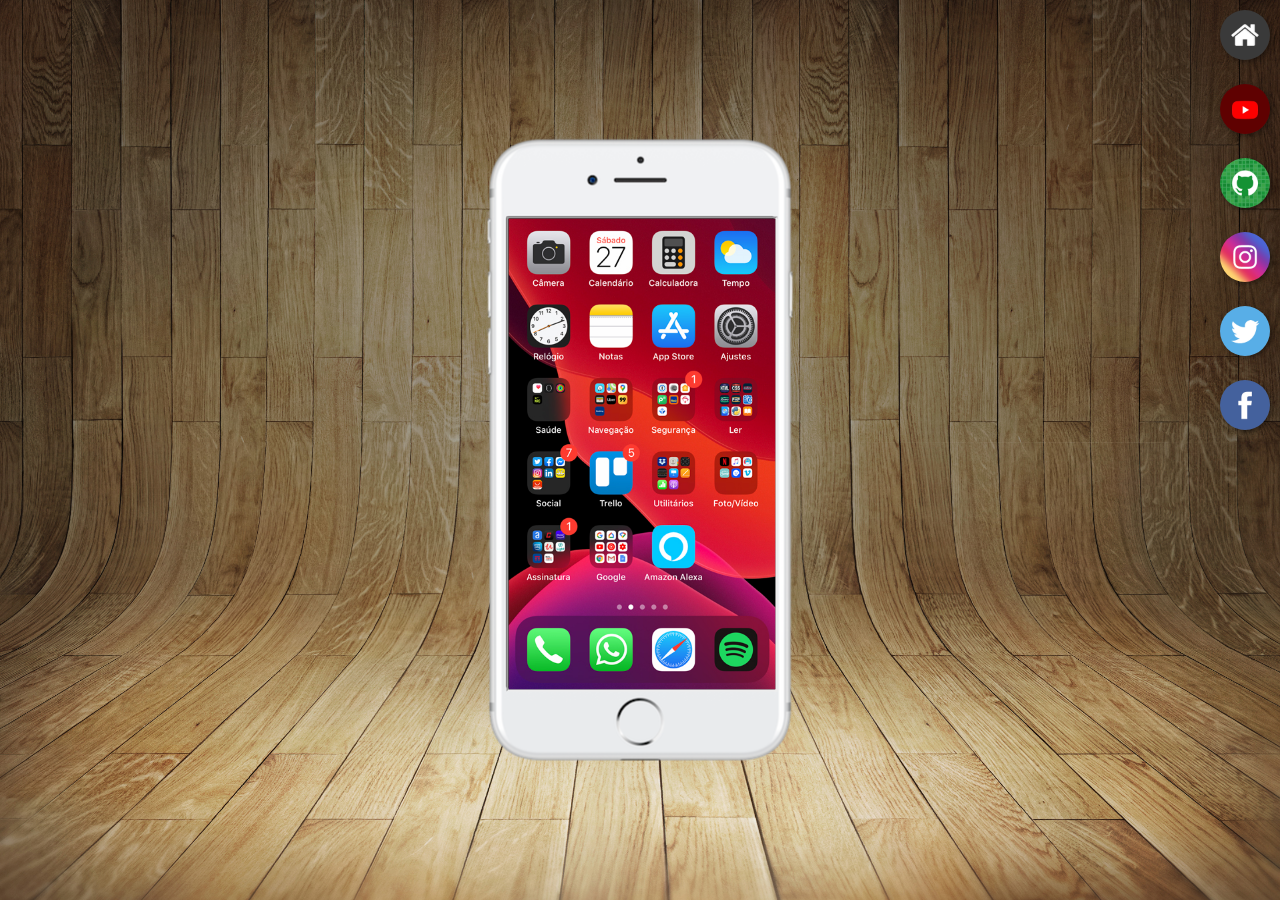
<file: index.html>
<!DOCTYPE html>
<html lang="en">
<head>
    <meta charset="UTF-8">
    <meta http-equiv="X-UA-Compatible" content="IE=edge">
    <meta name="viewport" content="width=device-width, initial-scale=1.0">
    <title>Projeto Redes Sociais</title>
    <link rel="shortcut icon" href="favicon.ico" type="image/x-icon">
    <link rel="stylesheet" href="style.css">
</head>
<body>
    <main>
        <section id="telefone">
            <iframe src="home.html" name="tela"></iframe>
        </section>
        <section id="redes-sociais">
            <a href="home.html" target="tela"><img src="imagens/logo-home.jpg" alt=""></a> <br>
            <a href="yt.html" target="tela"><img src="imagens/logo-youtube.jpg" alt=""></a> <br>
            <a href="gh.html" target="tela"><img src="imagens/logo-github.jpg" alt=""></a> <br>
            <a href="instagram.html" target="tela"><img src="imagens/logo-instagram.jpg" alt=""></a> <br>
            <a href="twitter.html" target="tela"><img src="imagens/logo-twitter.jpg" alt=""></a> <br>
            <a href="fb.html" target="tela"><img src="imagens/logo-facebook.jpg" alt=""></a>
            
        </section>
    </main>
</body>
</html>
</file>
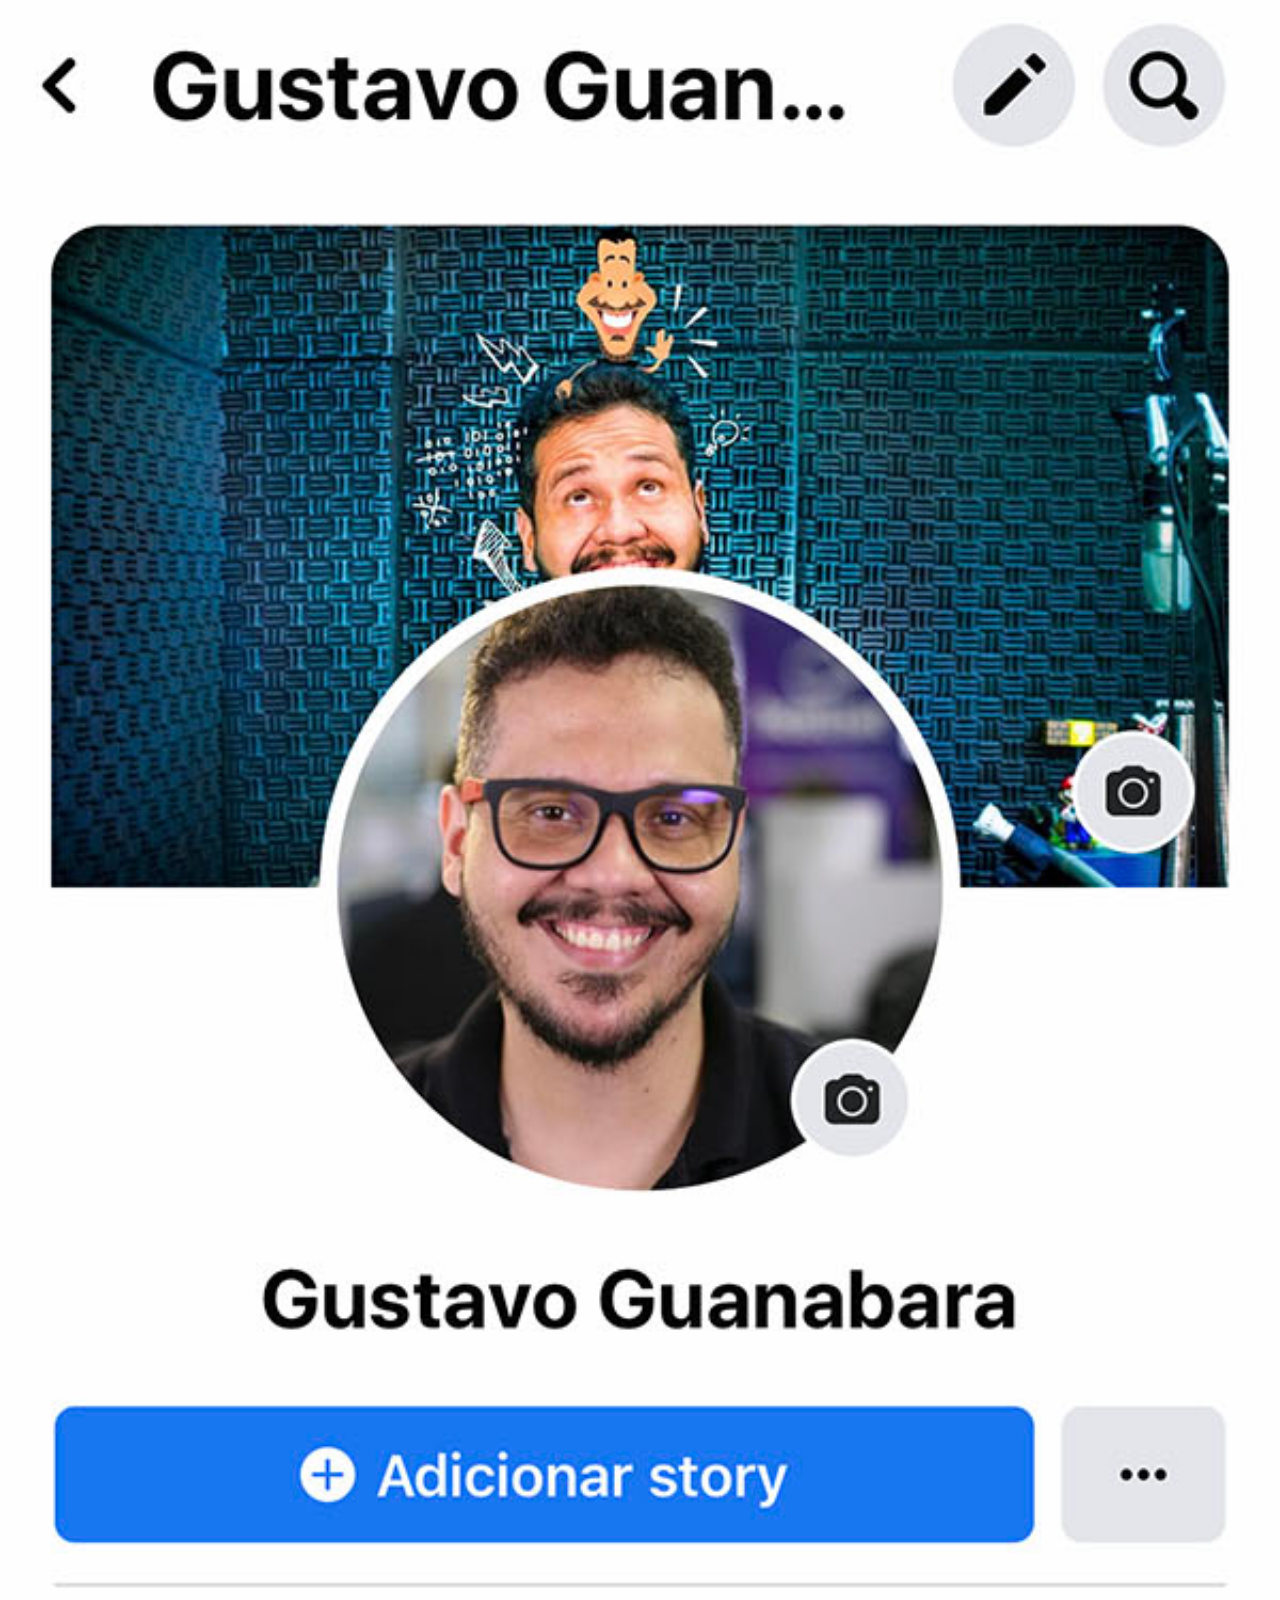
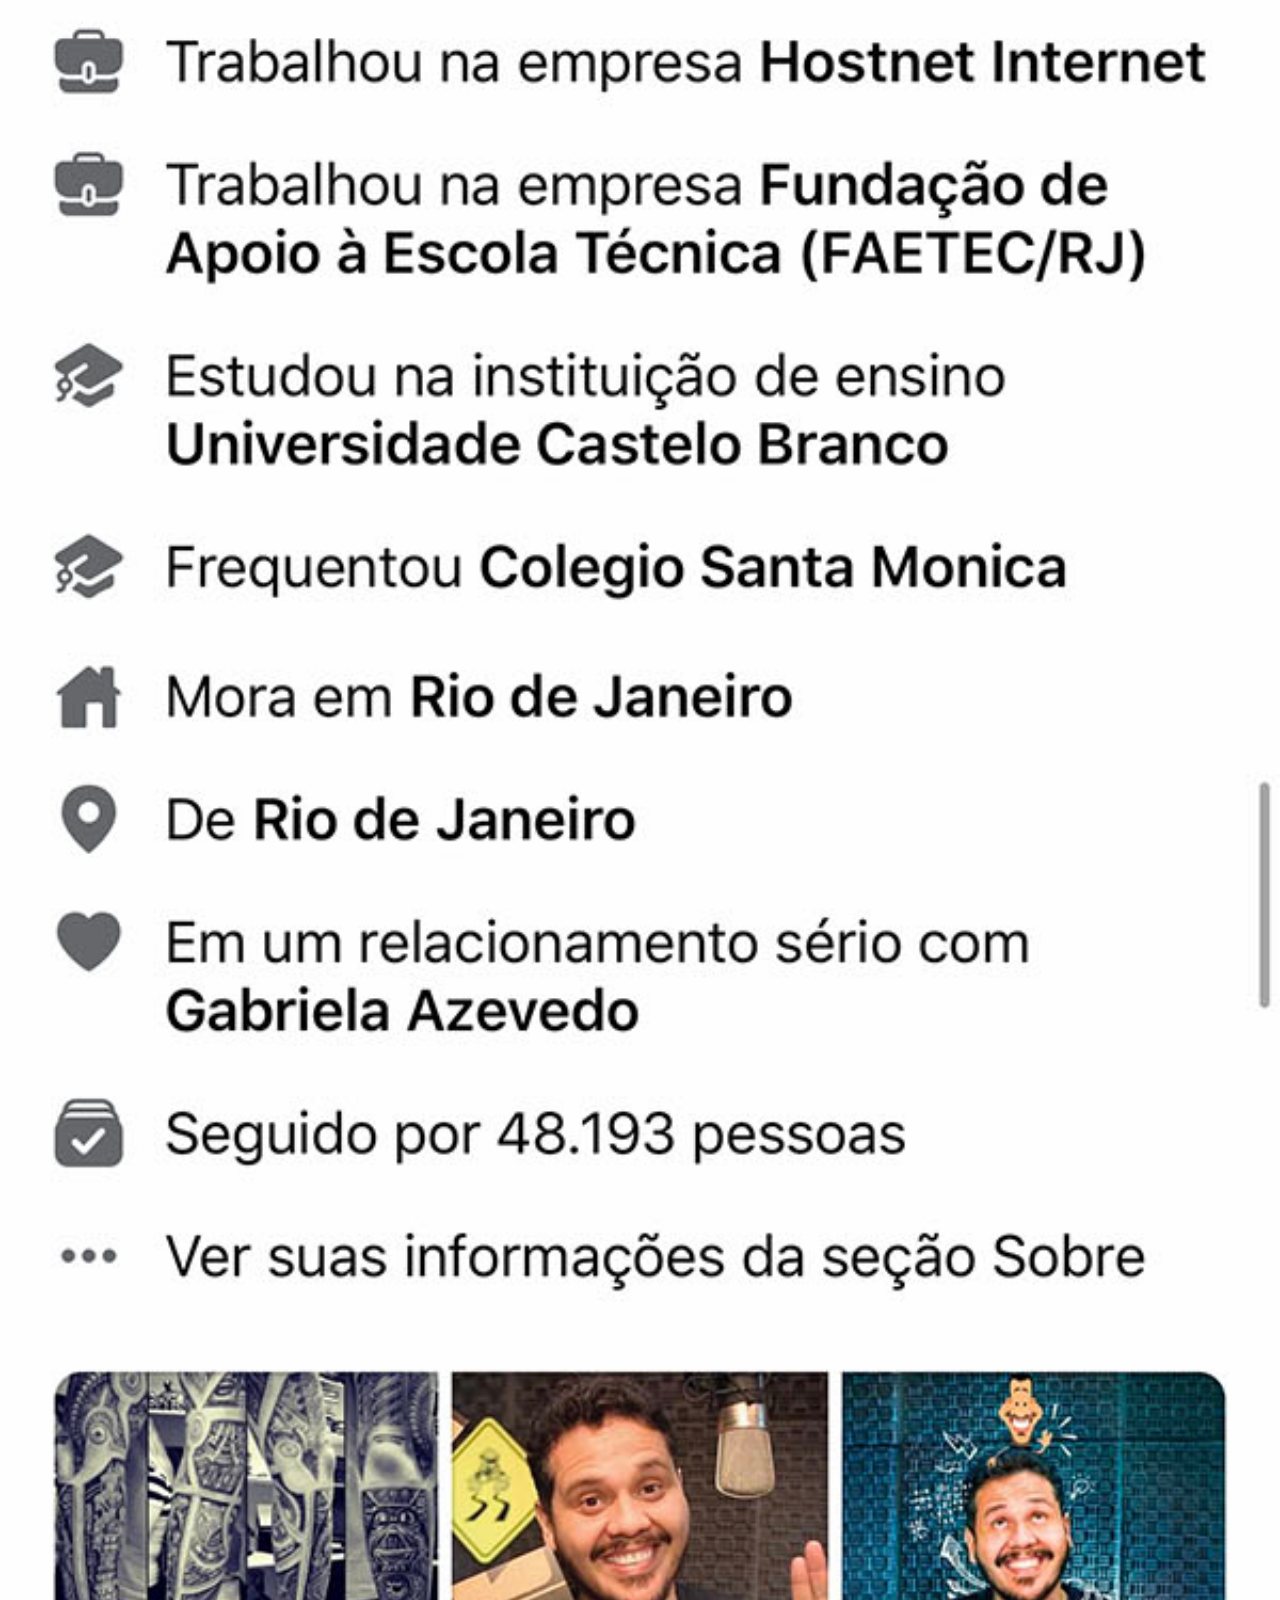
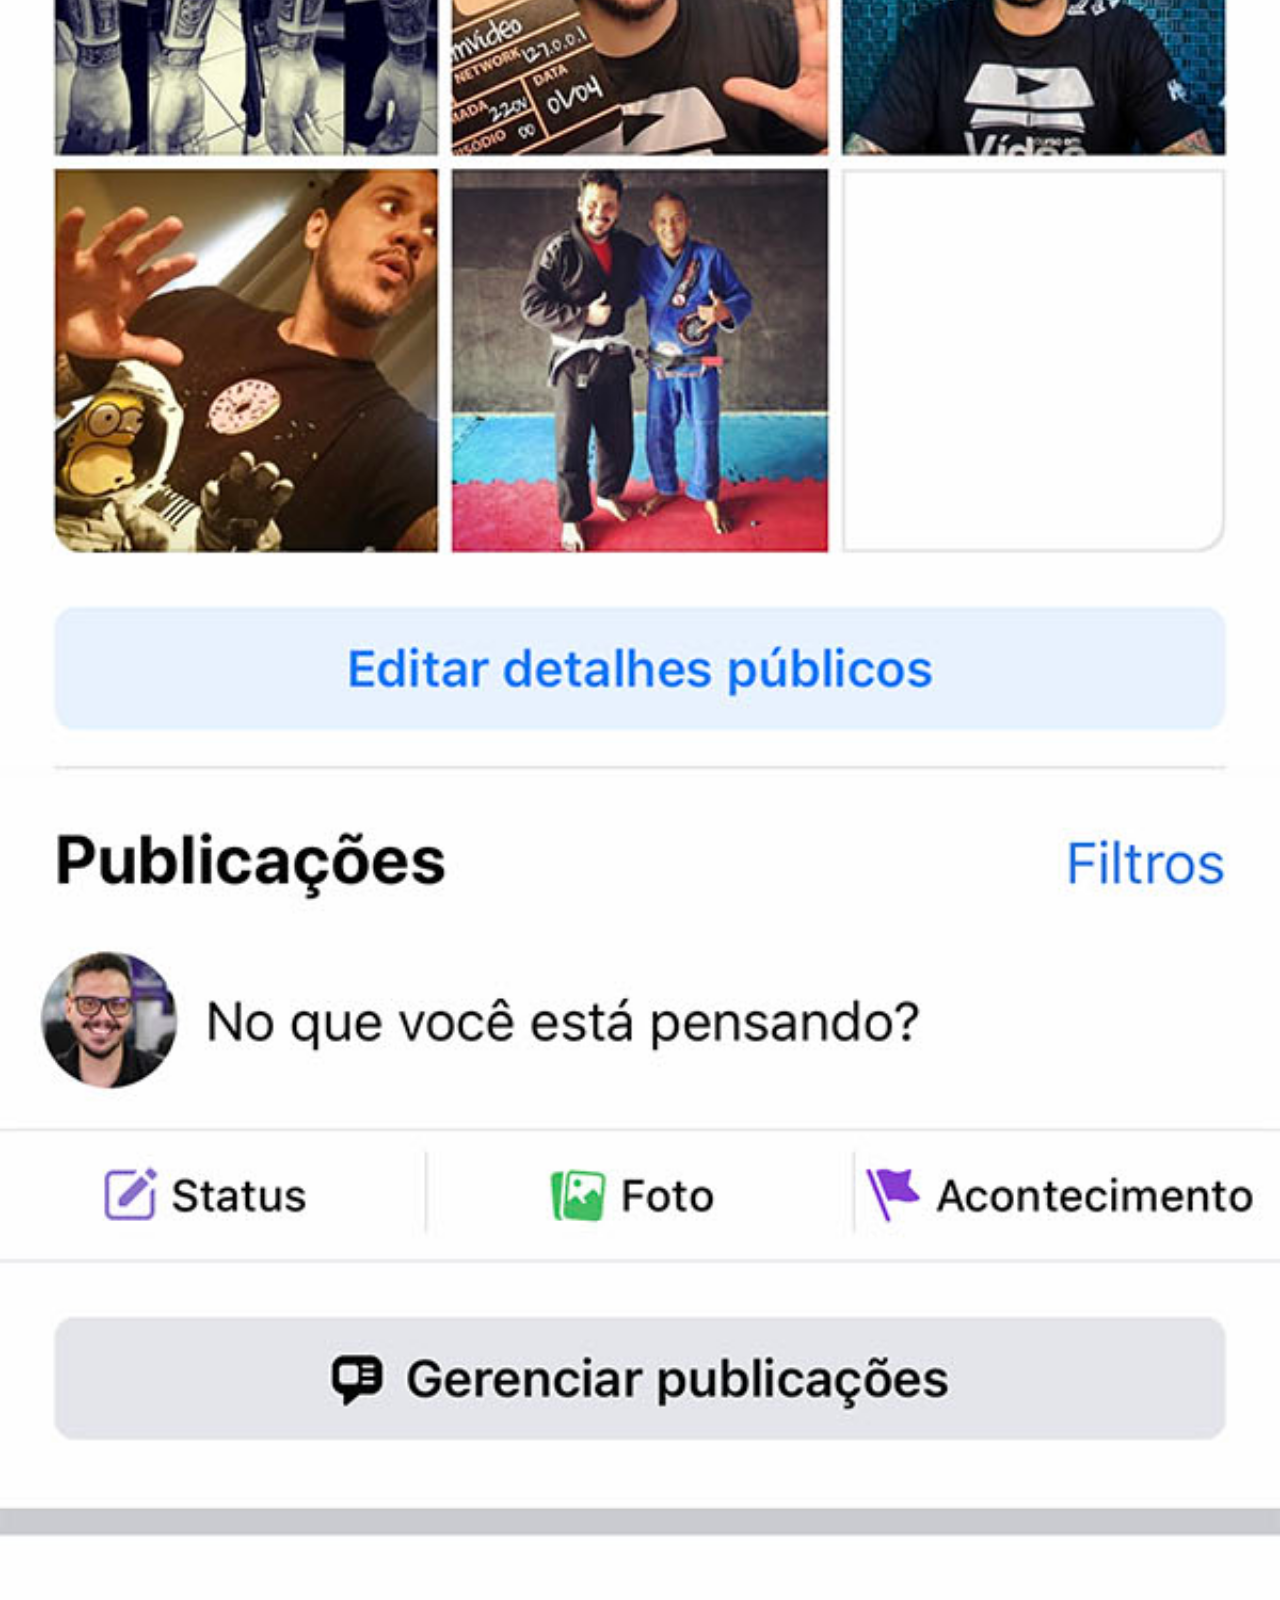
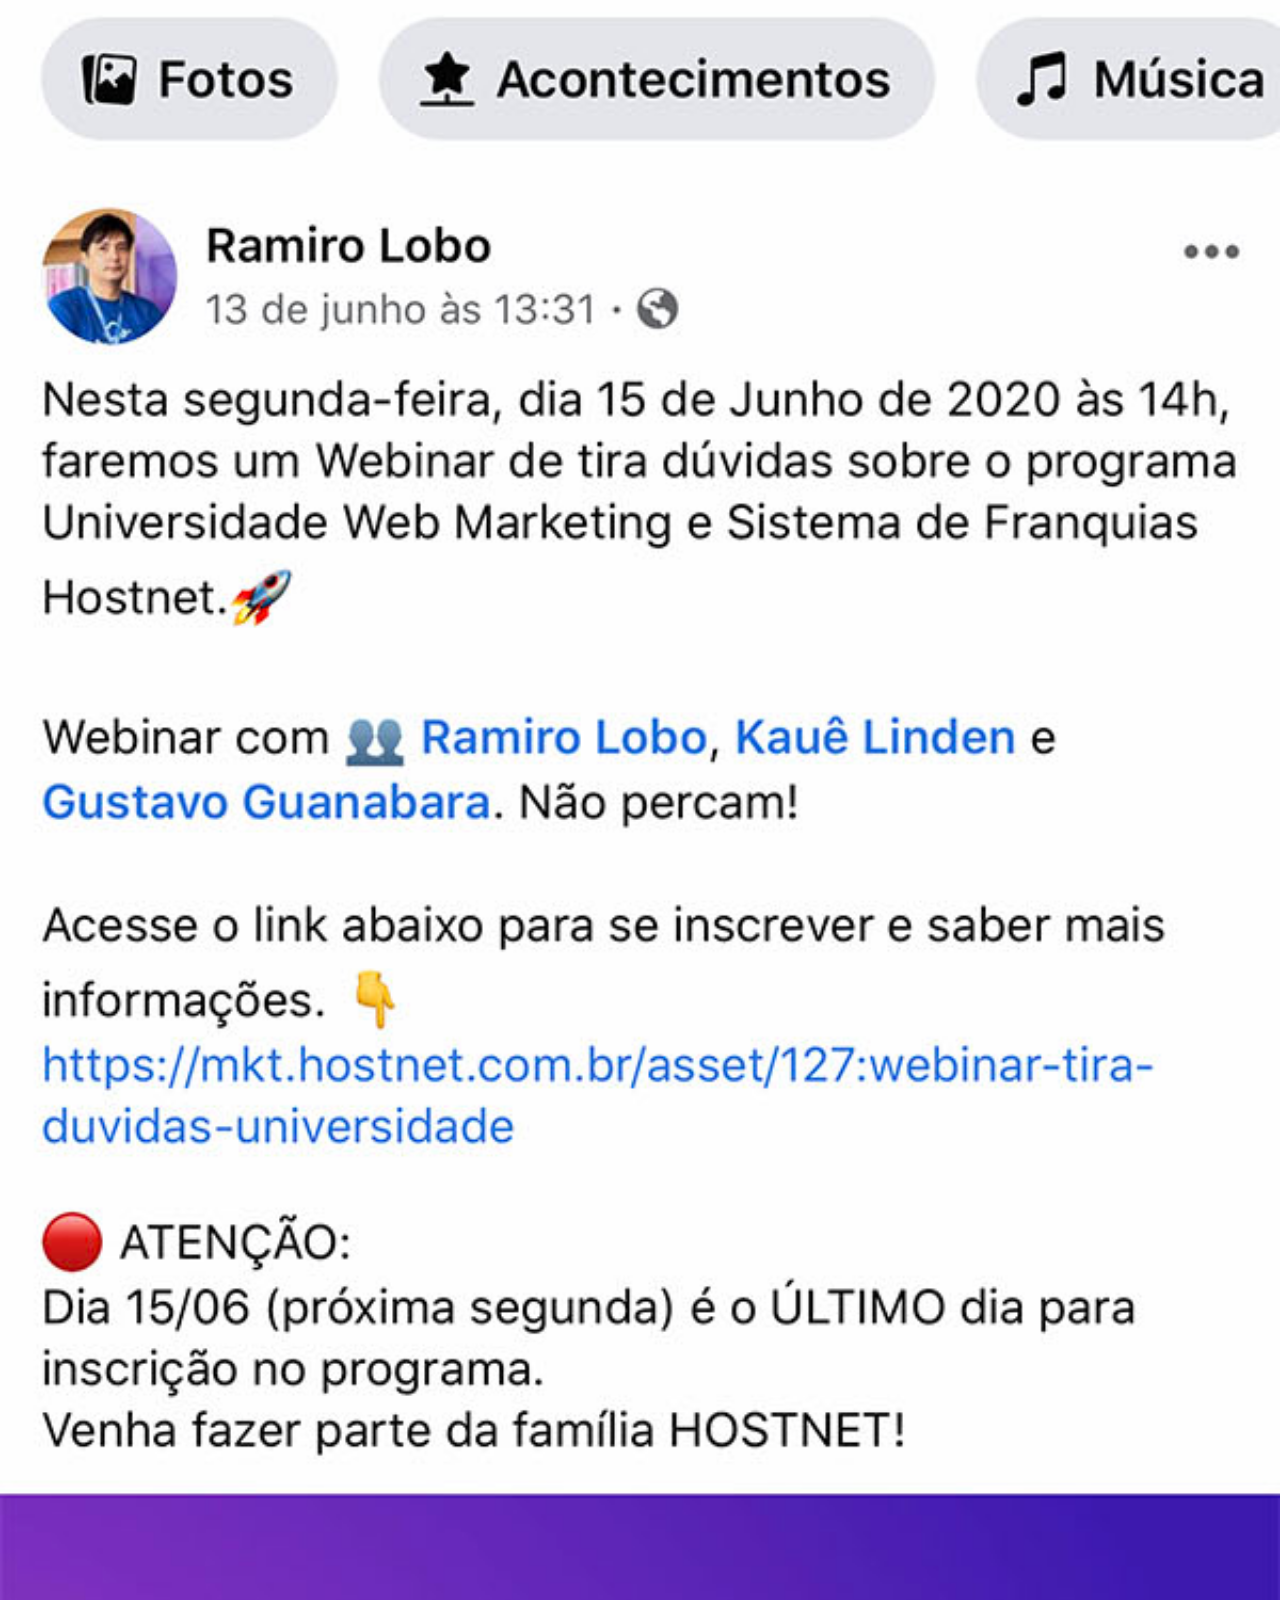
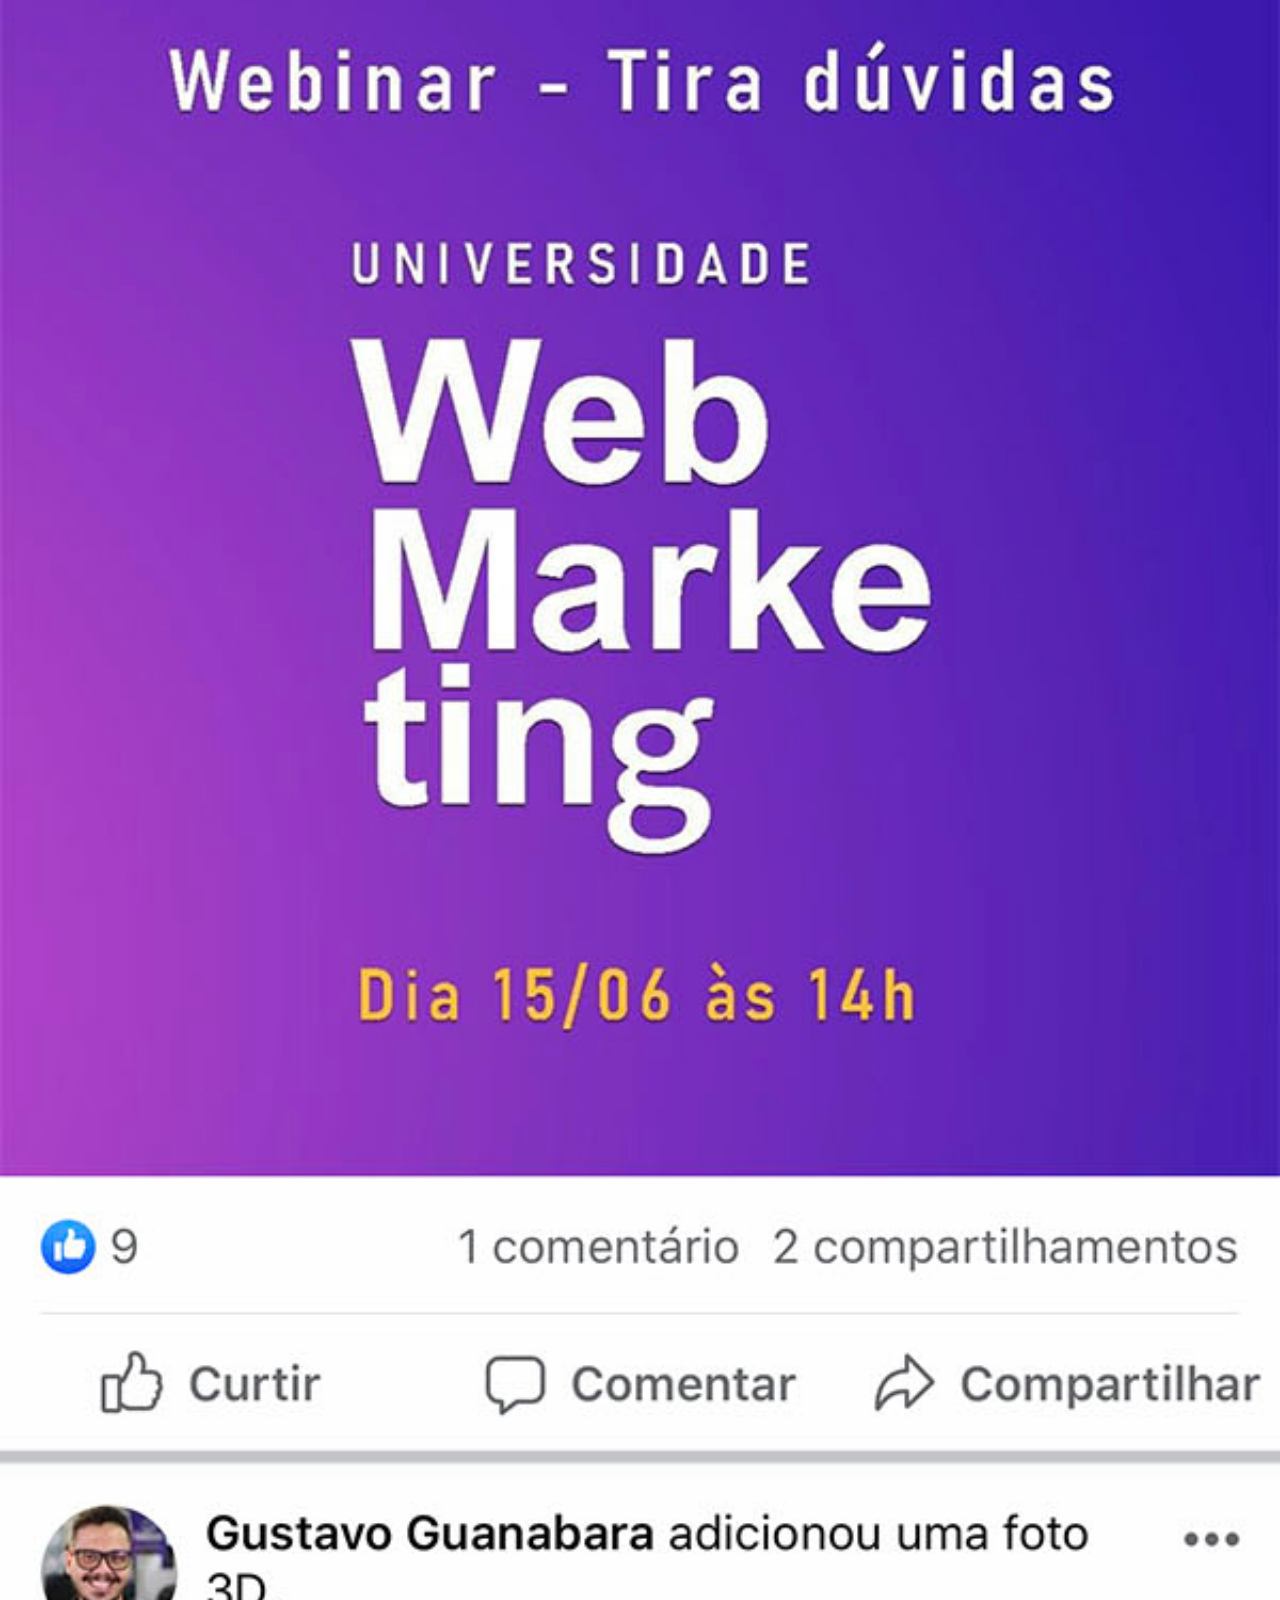
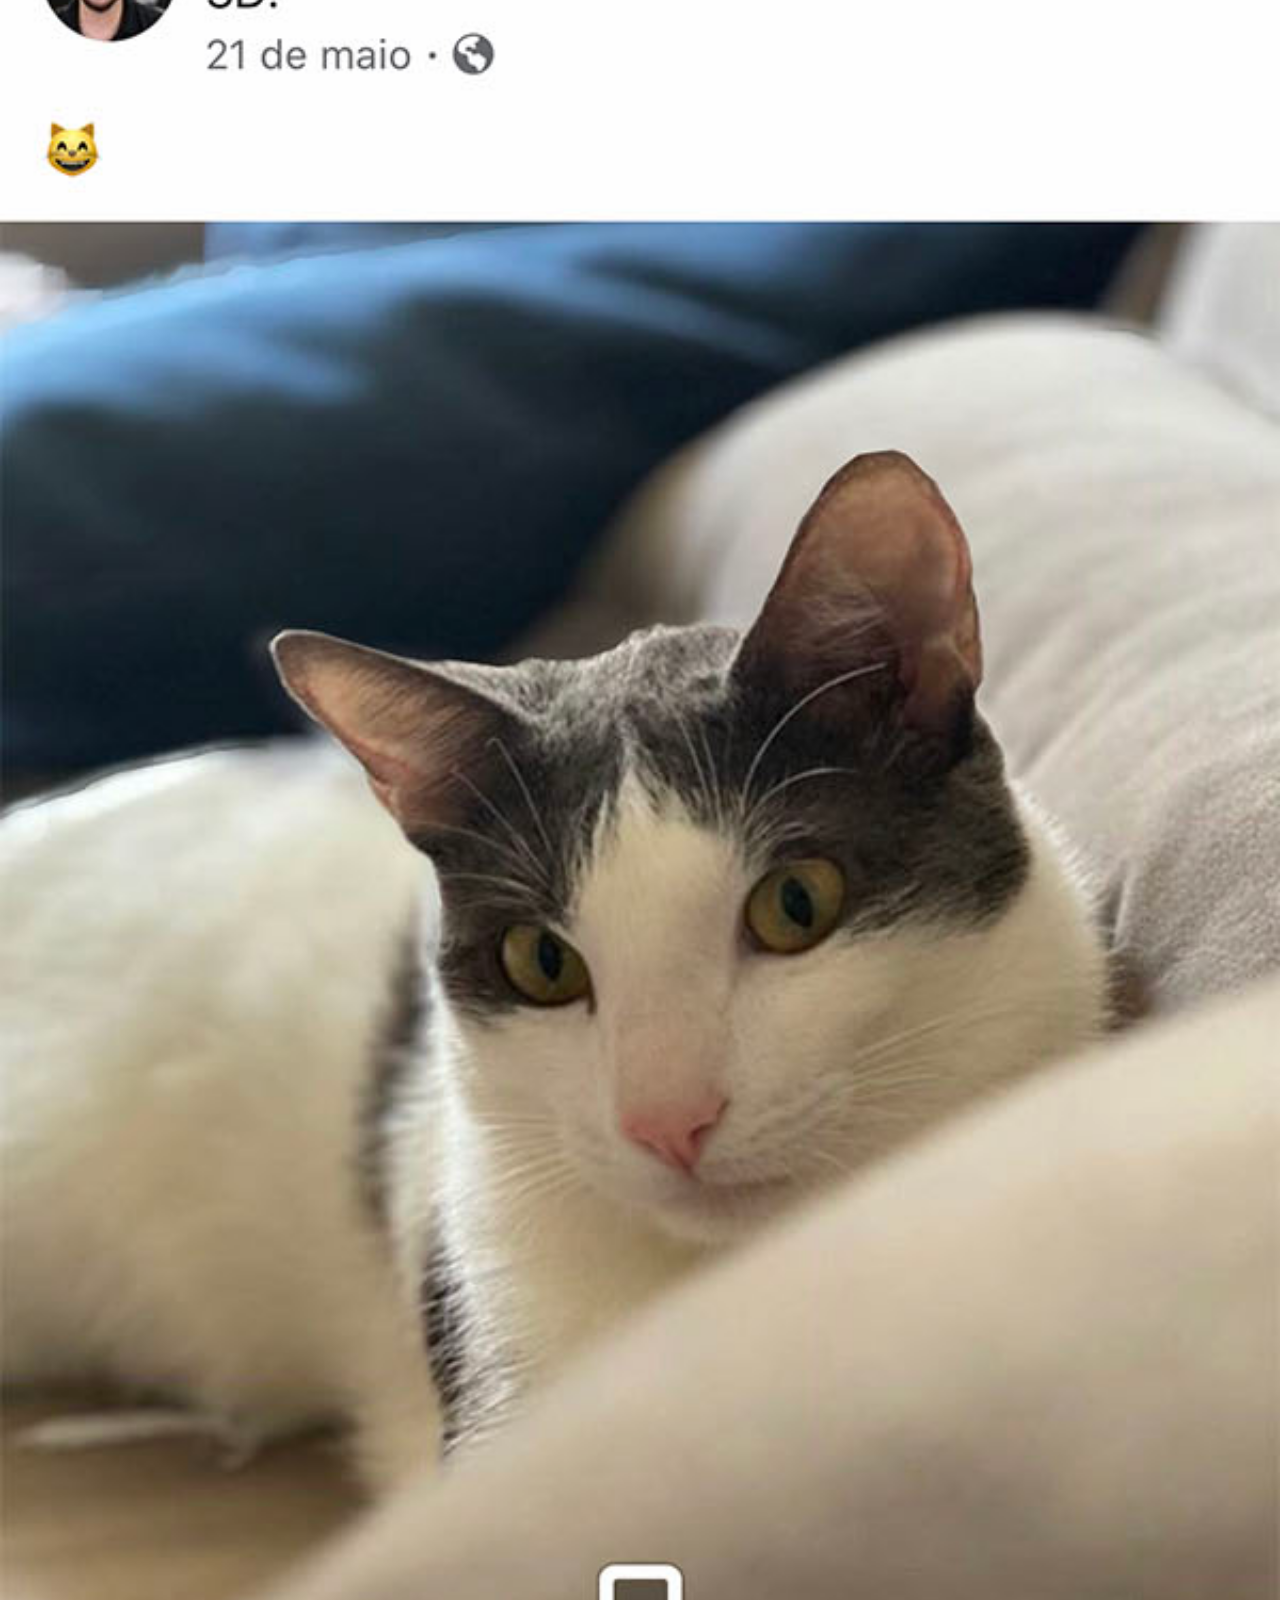
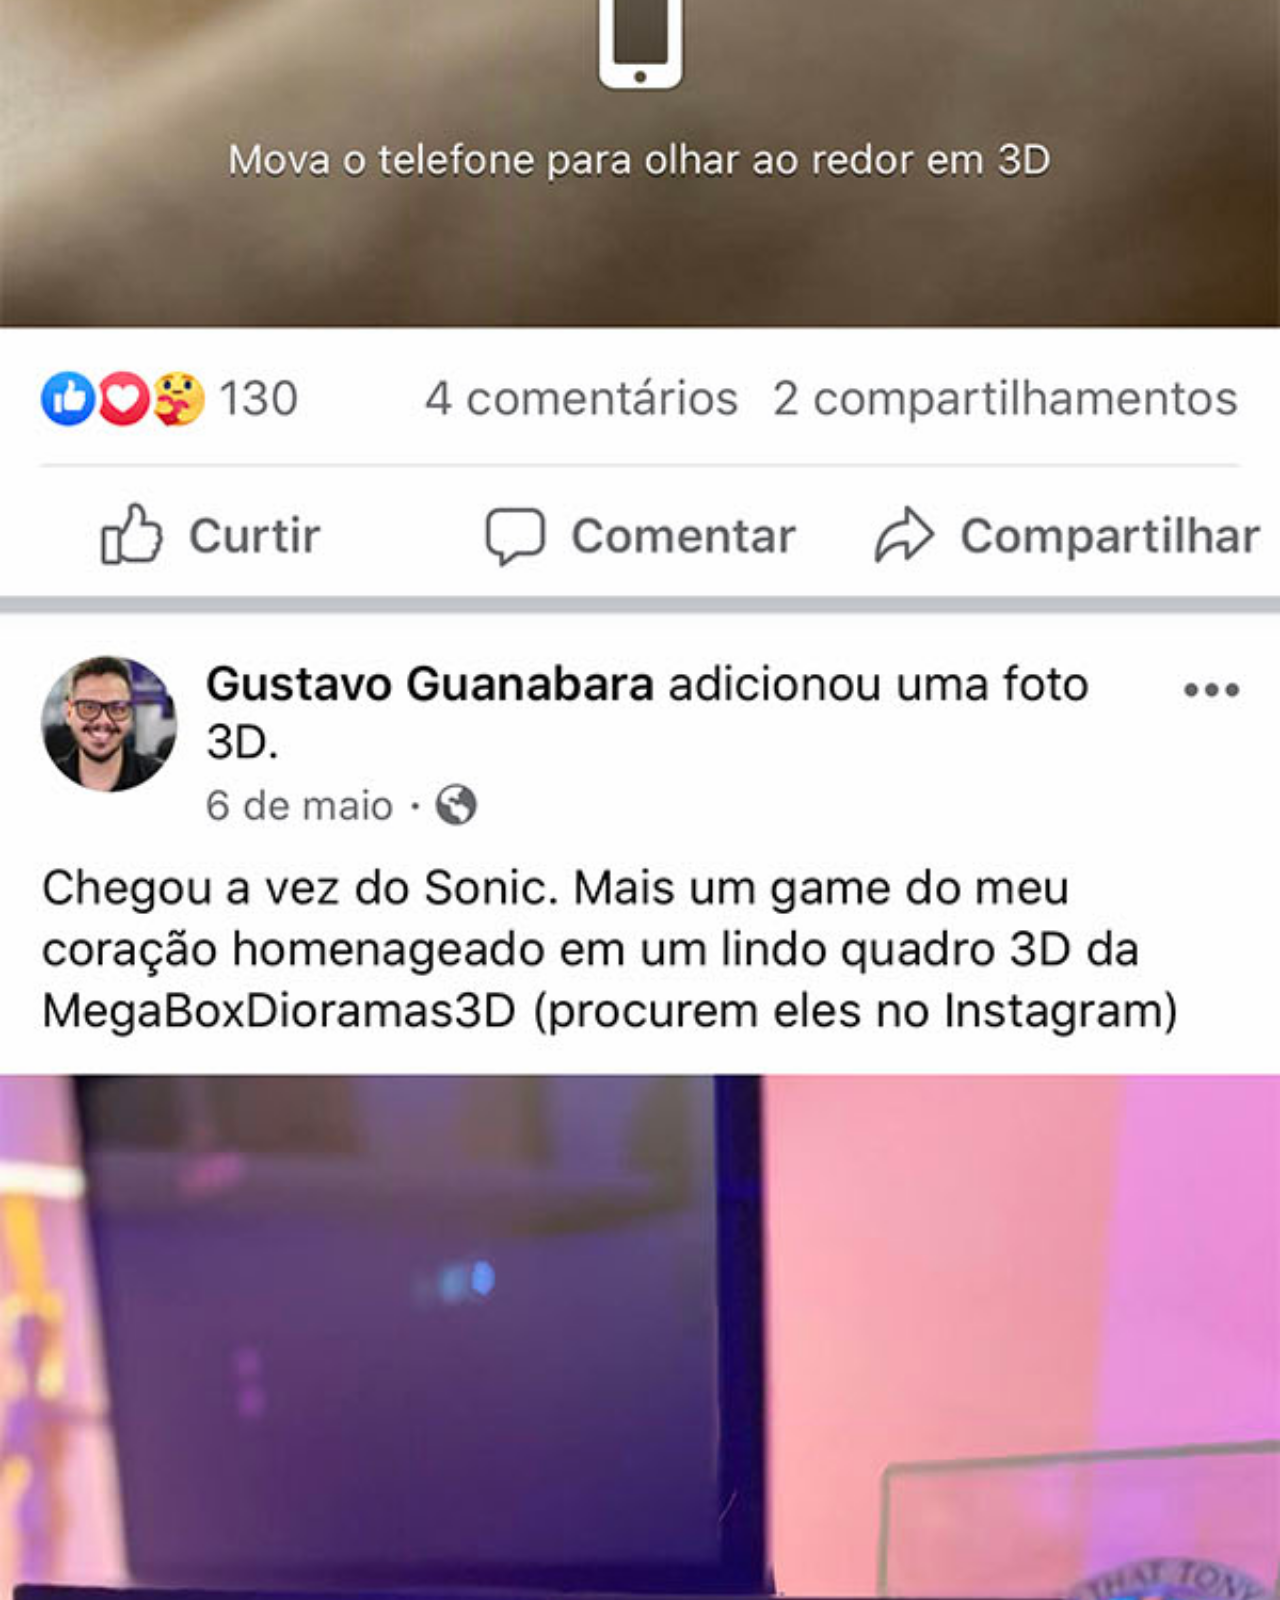
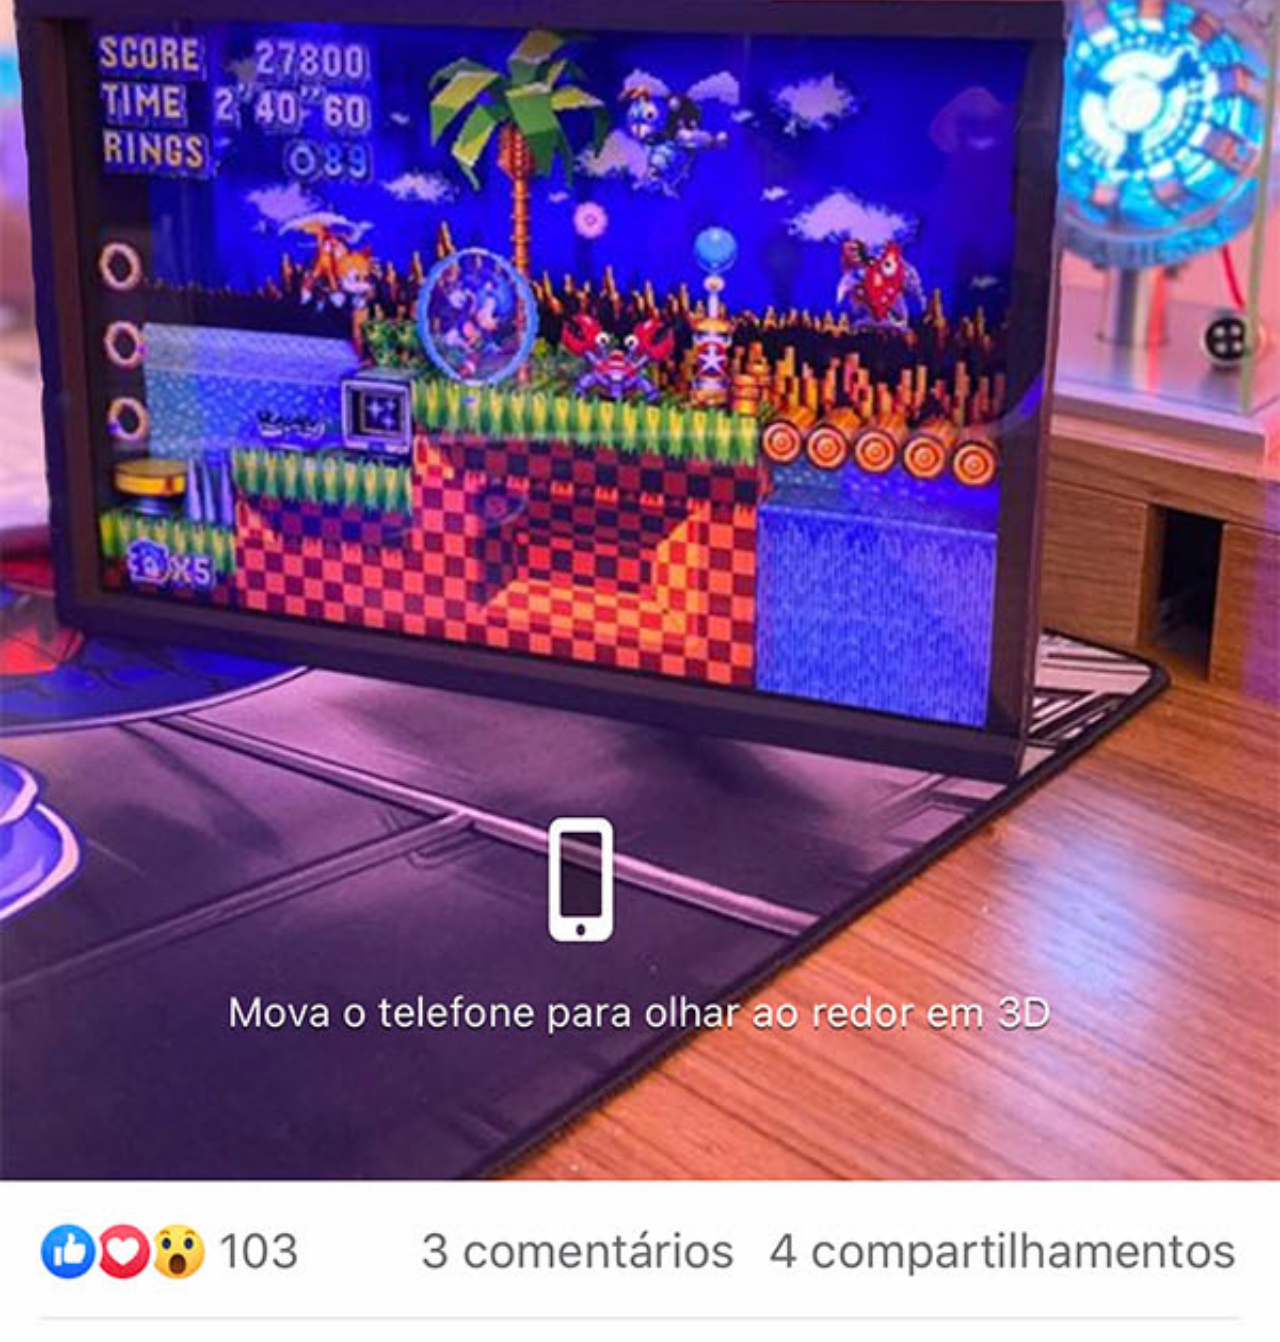
<file: fb.html>
<!DOCTYPE html>
<html lang="en">
<head>
    <meta charset="UTF-8">
    <meta http-equiv="X-UA-Compatible" content="IE=edge">
    <meta name="viewport" content="width=device-width, initial-scale=1.0">
    <title>Document</title>
    <link rel="stylesheet" href="social.css">
</head>
<body>
    <img src="./imagens/tela-facebook.jpg" alt="">
</body>
</html>
</file>
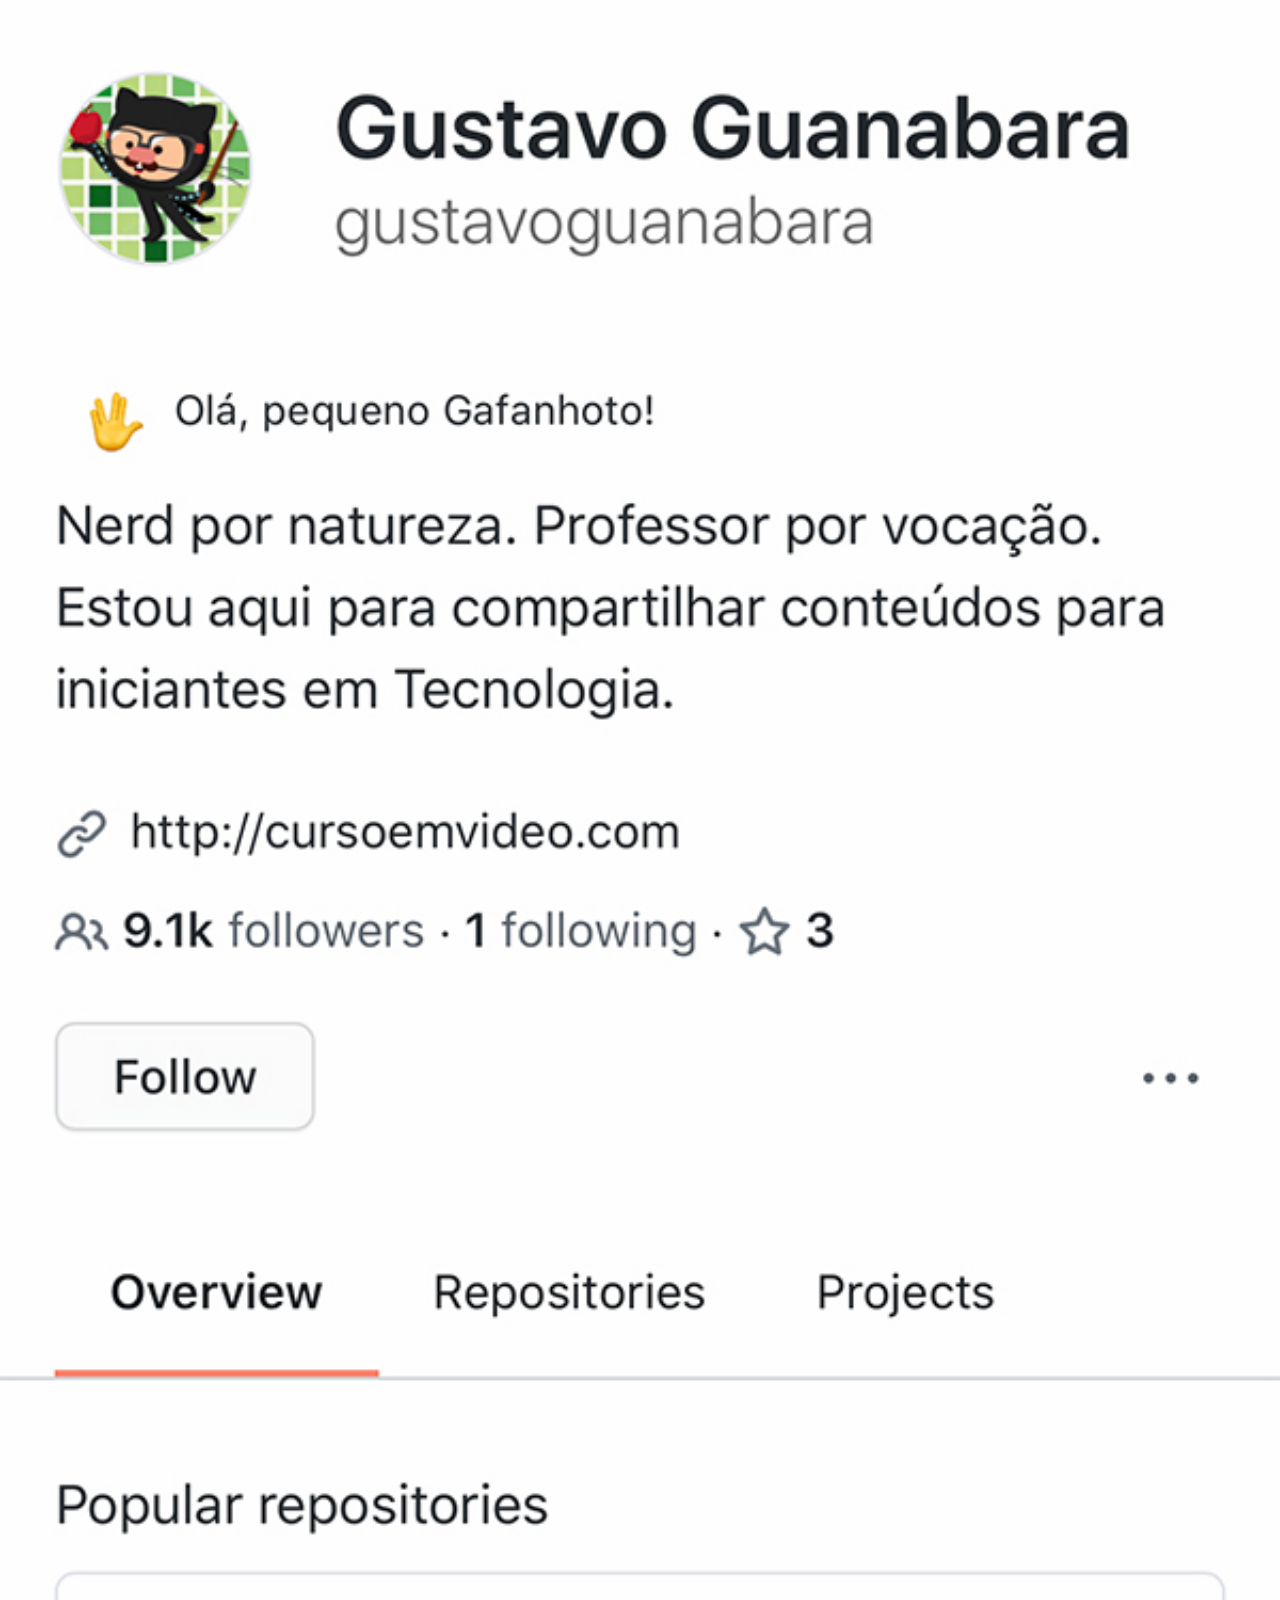
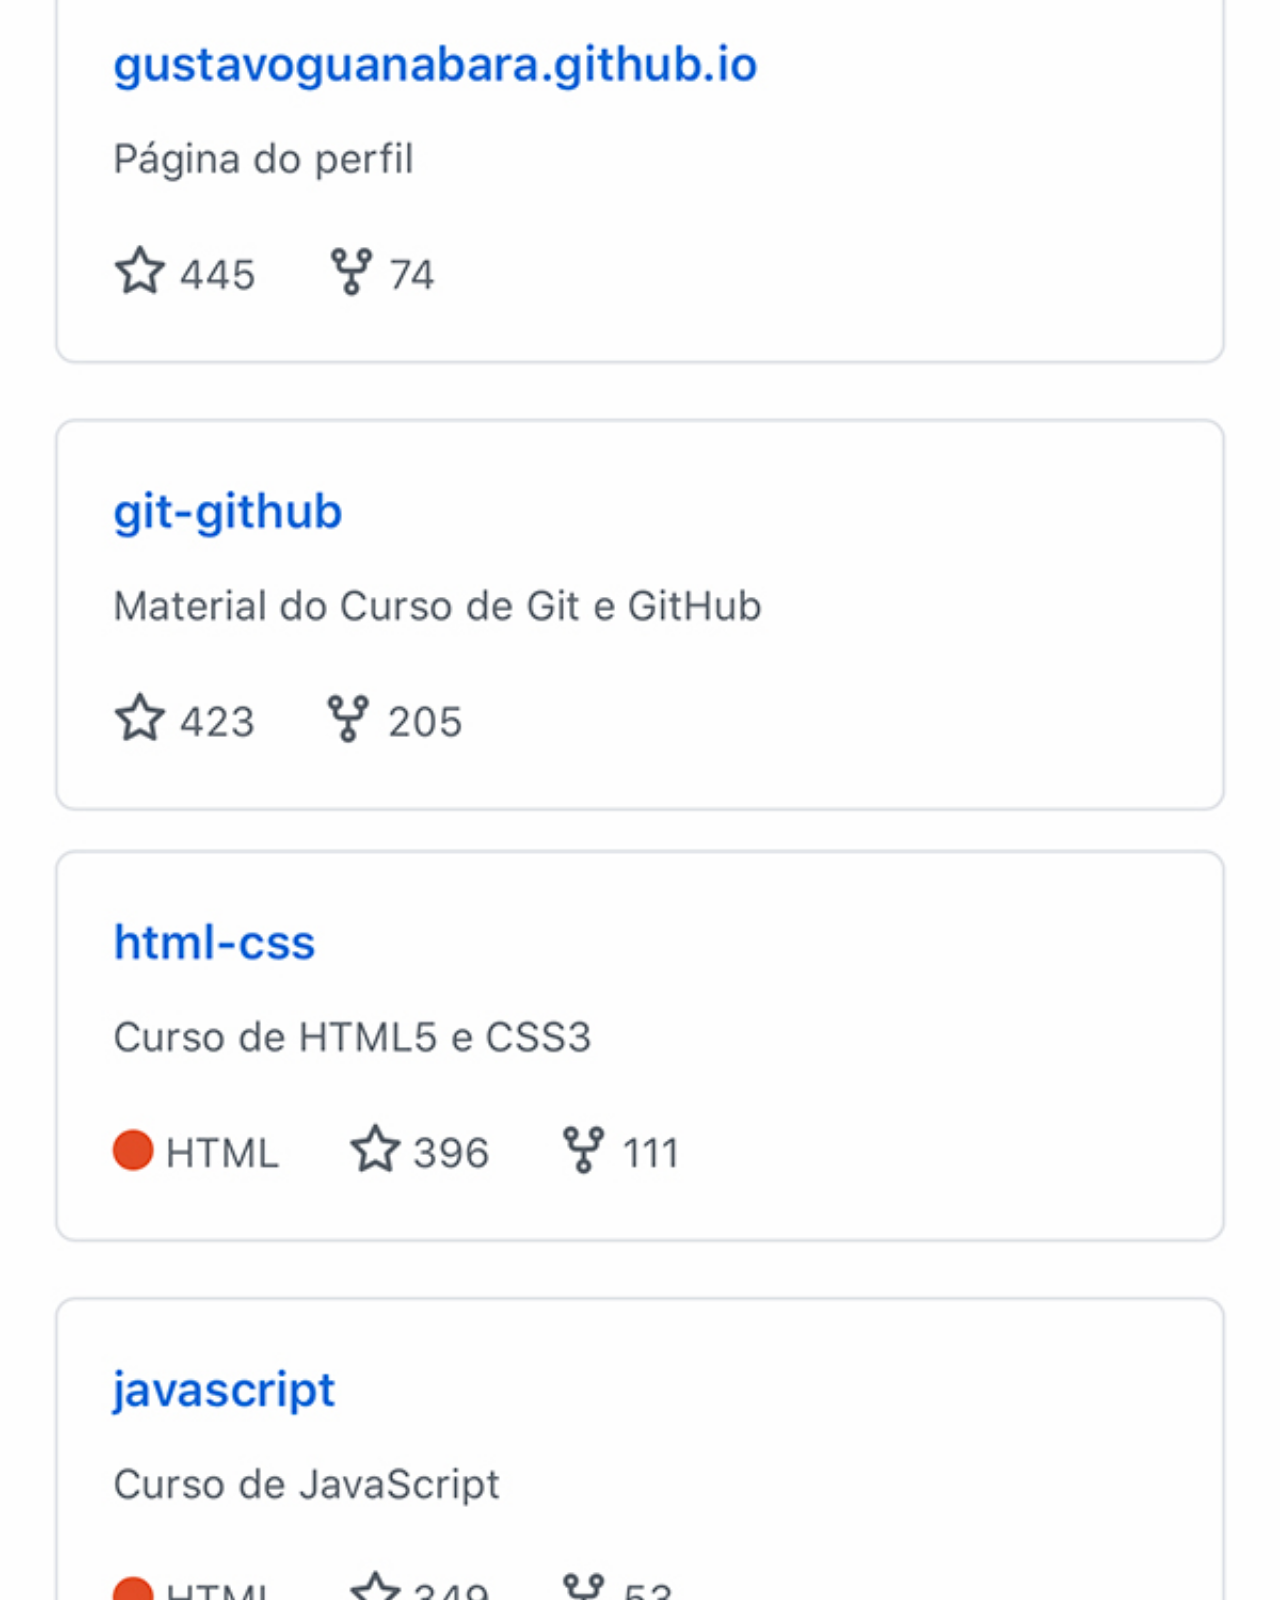
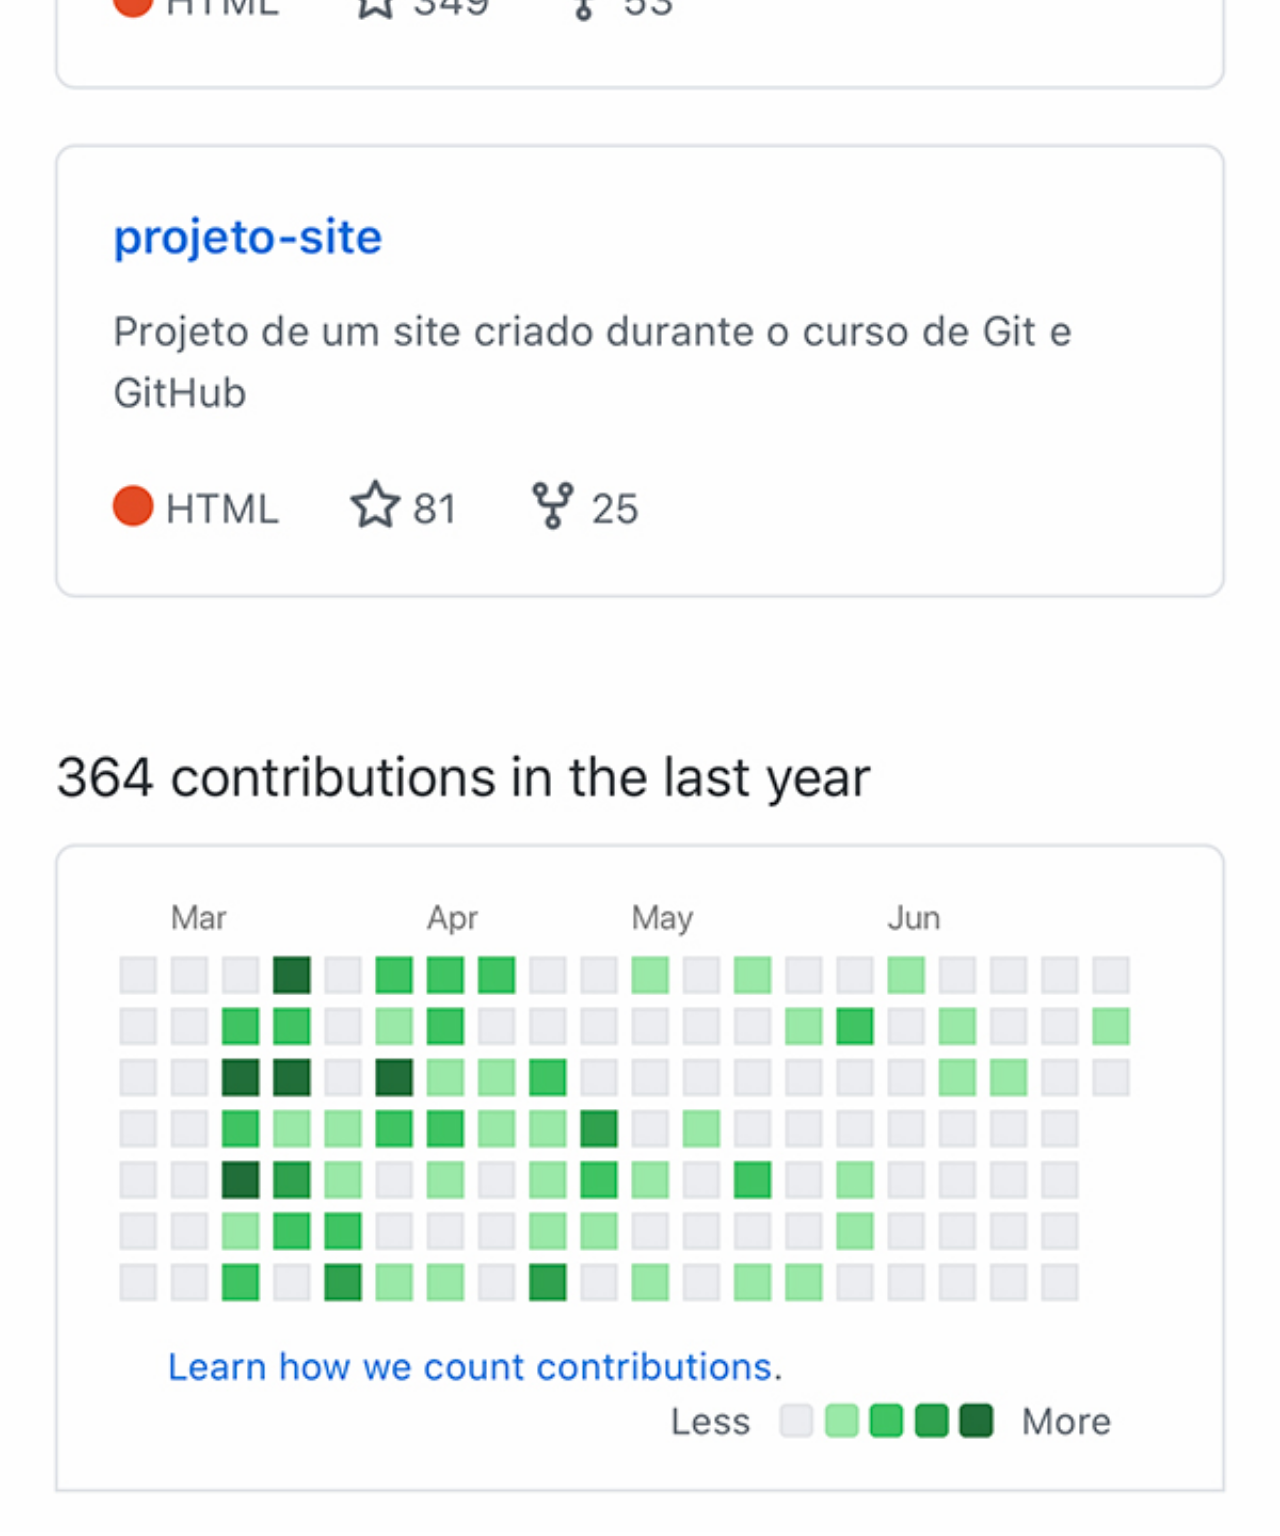
<file: gh.html>
<!DOCTYPE html>
<html lang="en">
<head>
    <meta charset="UTF-8">
    <meta http-equiv="X-UA-Compatible" content="IE=edge">
    <meta name="viewport" content="width=device-width, initial-scale=1.0">
    <title>Document</title>
    <link rel="stylesheet" href="social.css">
</head>
<body>
    <img src="./imagens/tela-github.jpg" alt="">
</body>
</html>
</file>
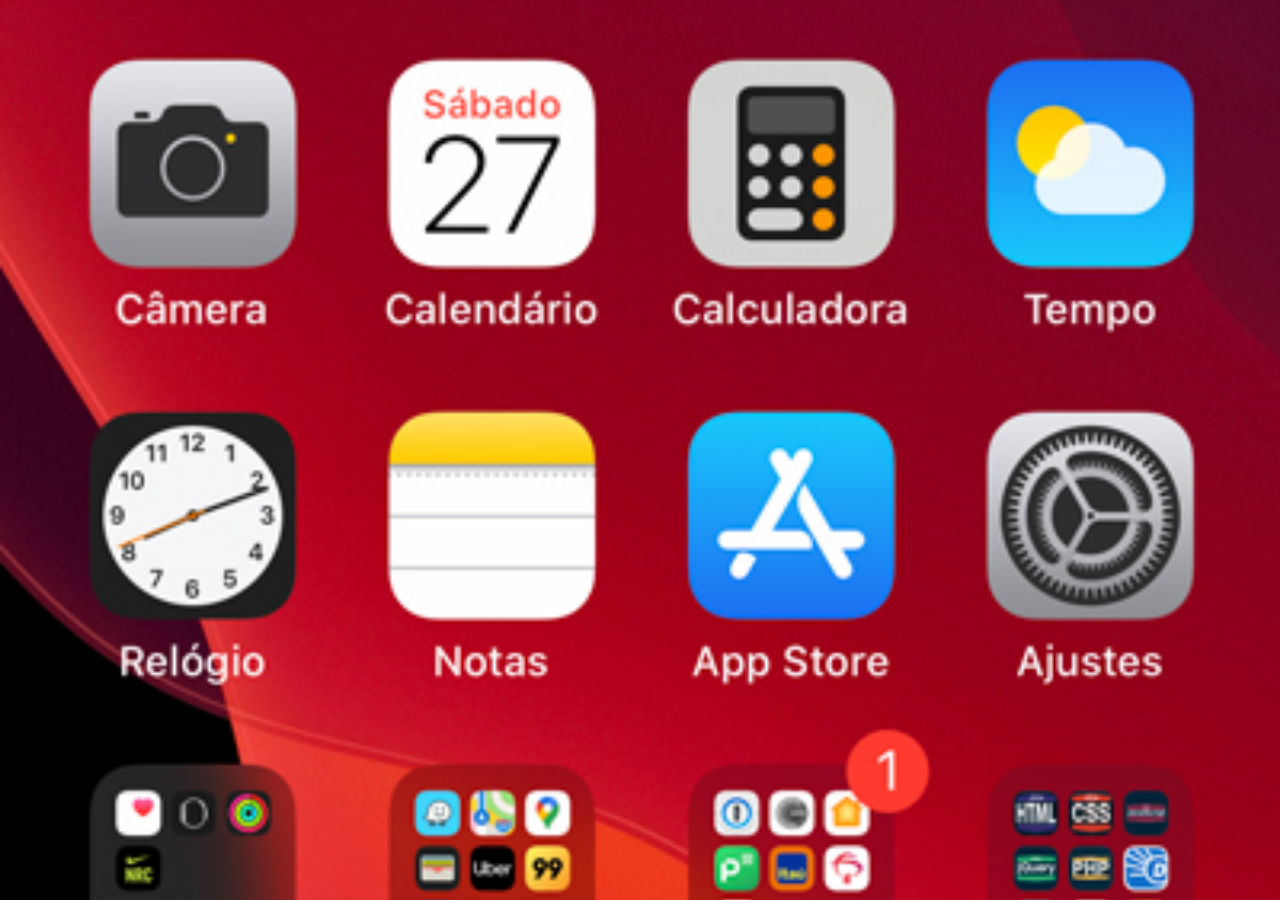
<file: home.html>
<!DOCTYPE html>
<html lang="pt-br">
<head>
    <meta charset="UTF-8">
    <meta http-equiv="X-UA-Compatible" content="IE=edge">
    <meta name="viewport" content="width=device-width, initial-scale=1.0">
    <title>Document</title>
    <style>
        * {
            padding: 0px;
            margin: 0px;
        }
        body {
            width: 100vw;
            height: 100vh;
            background: black url('imagens/tela-home.jpg') no-repeat top center;
            background-size: cover
        }
    </style>
</head>
<body>
    
</body>
</html>
</file>
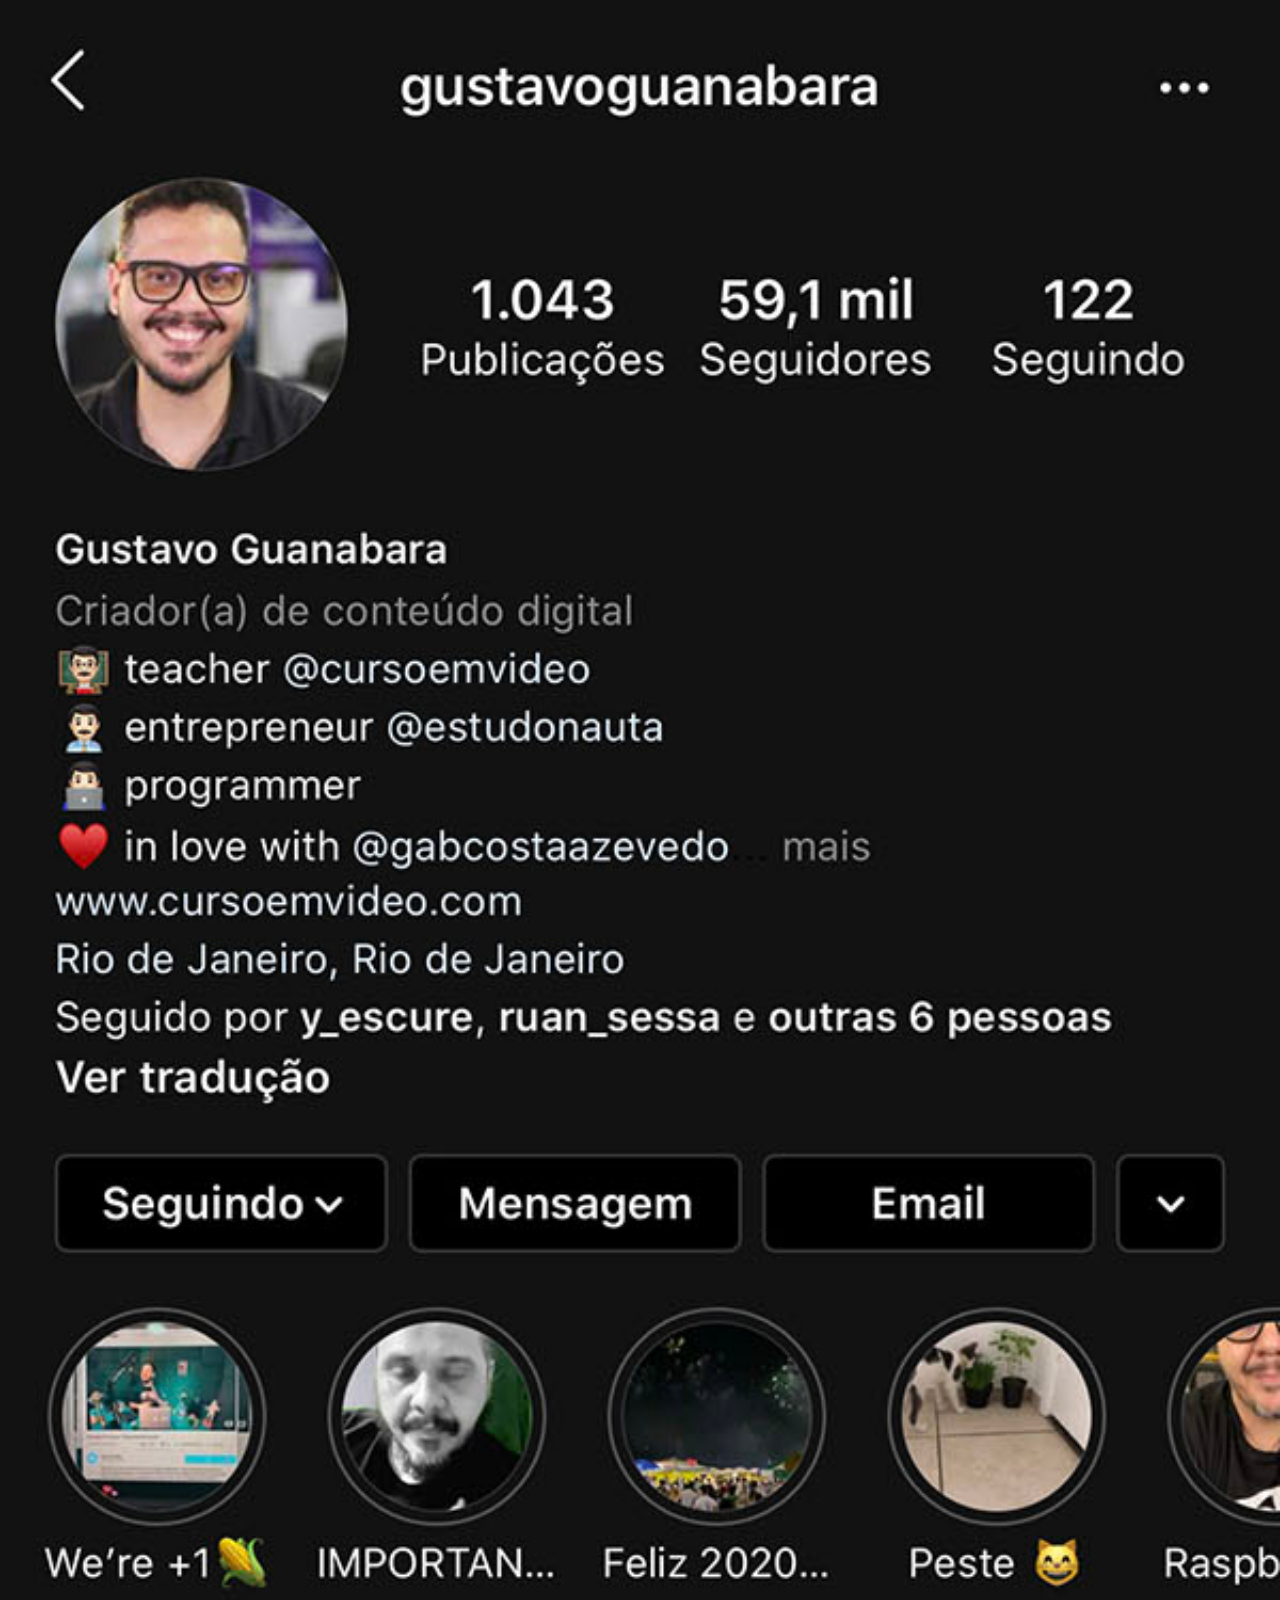
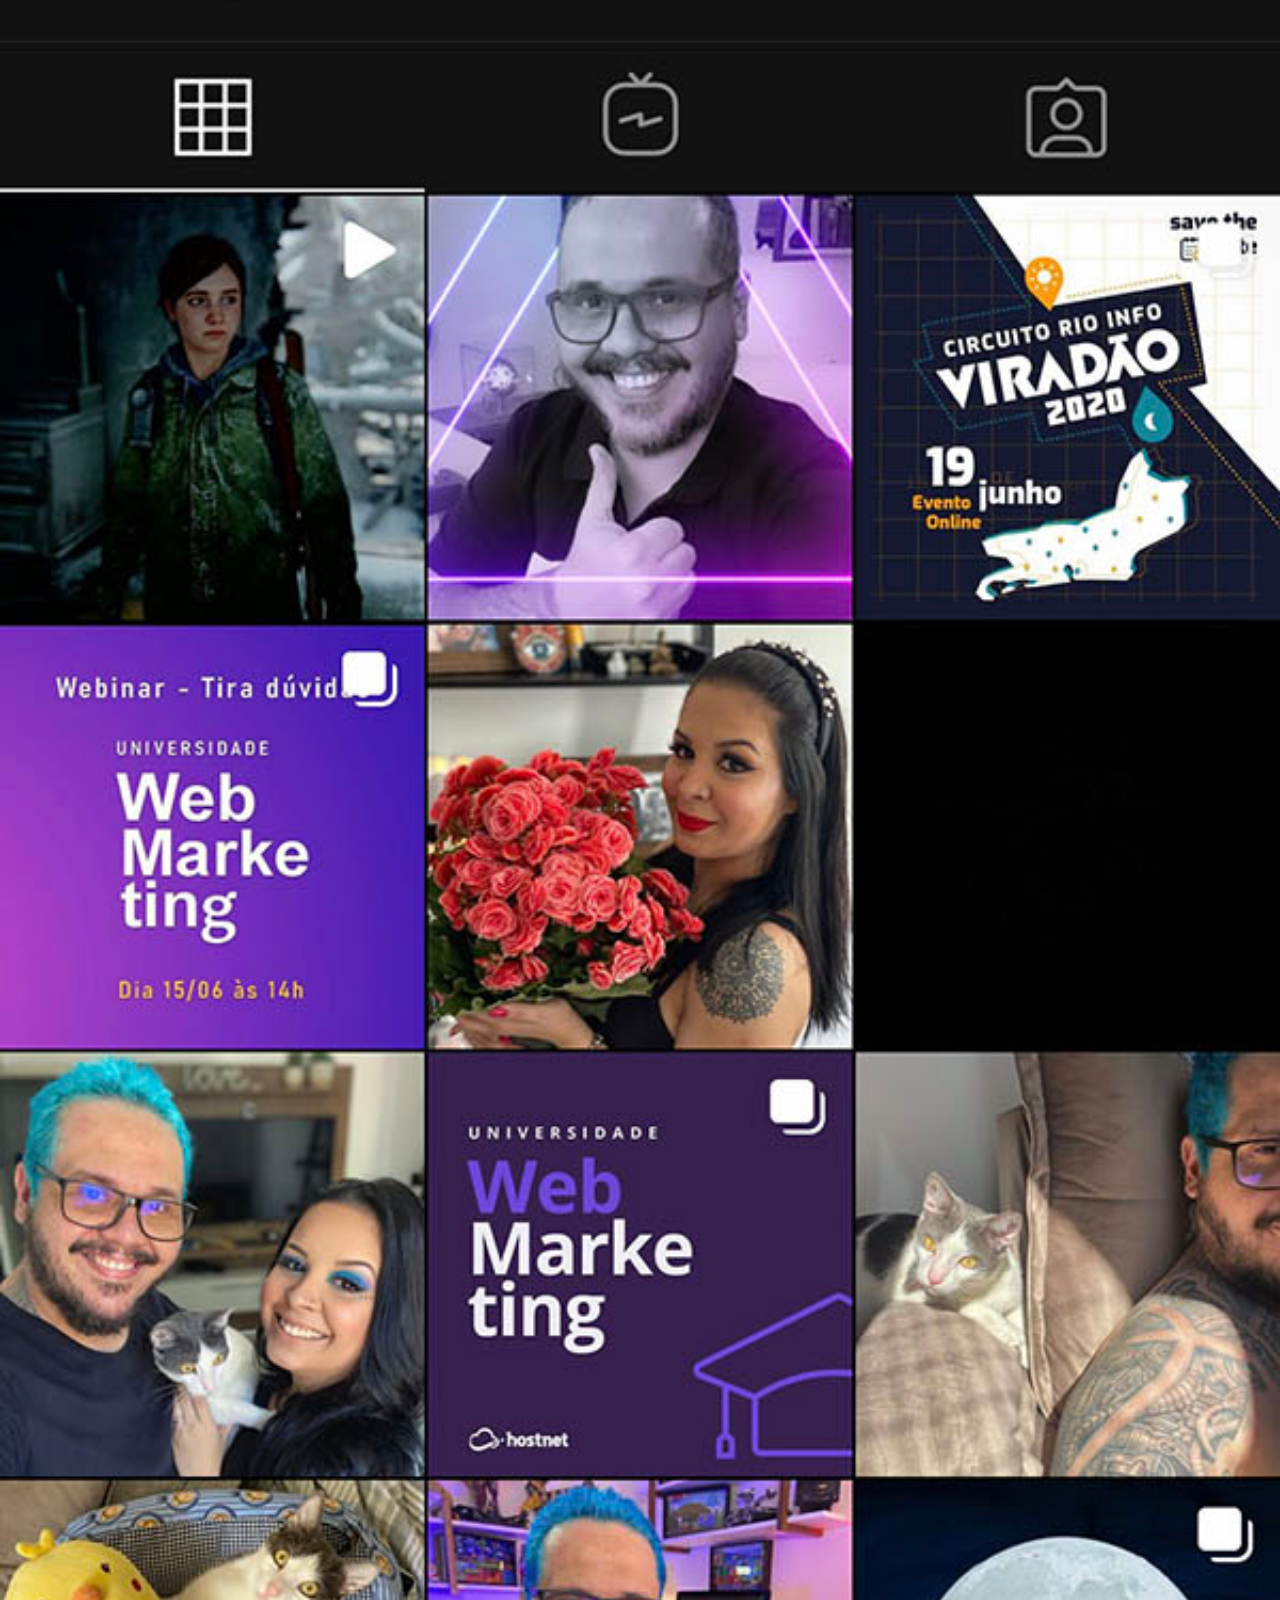
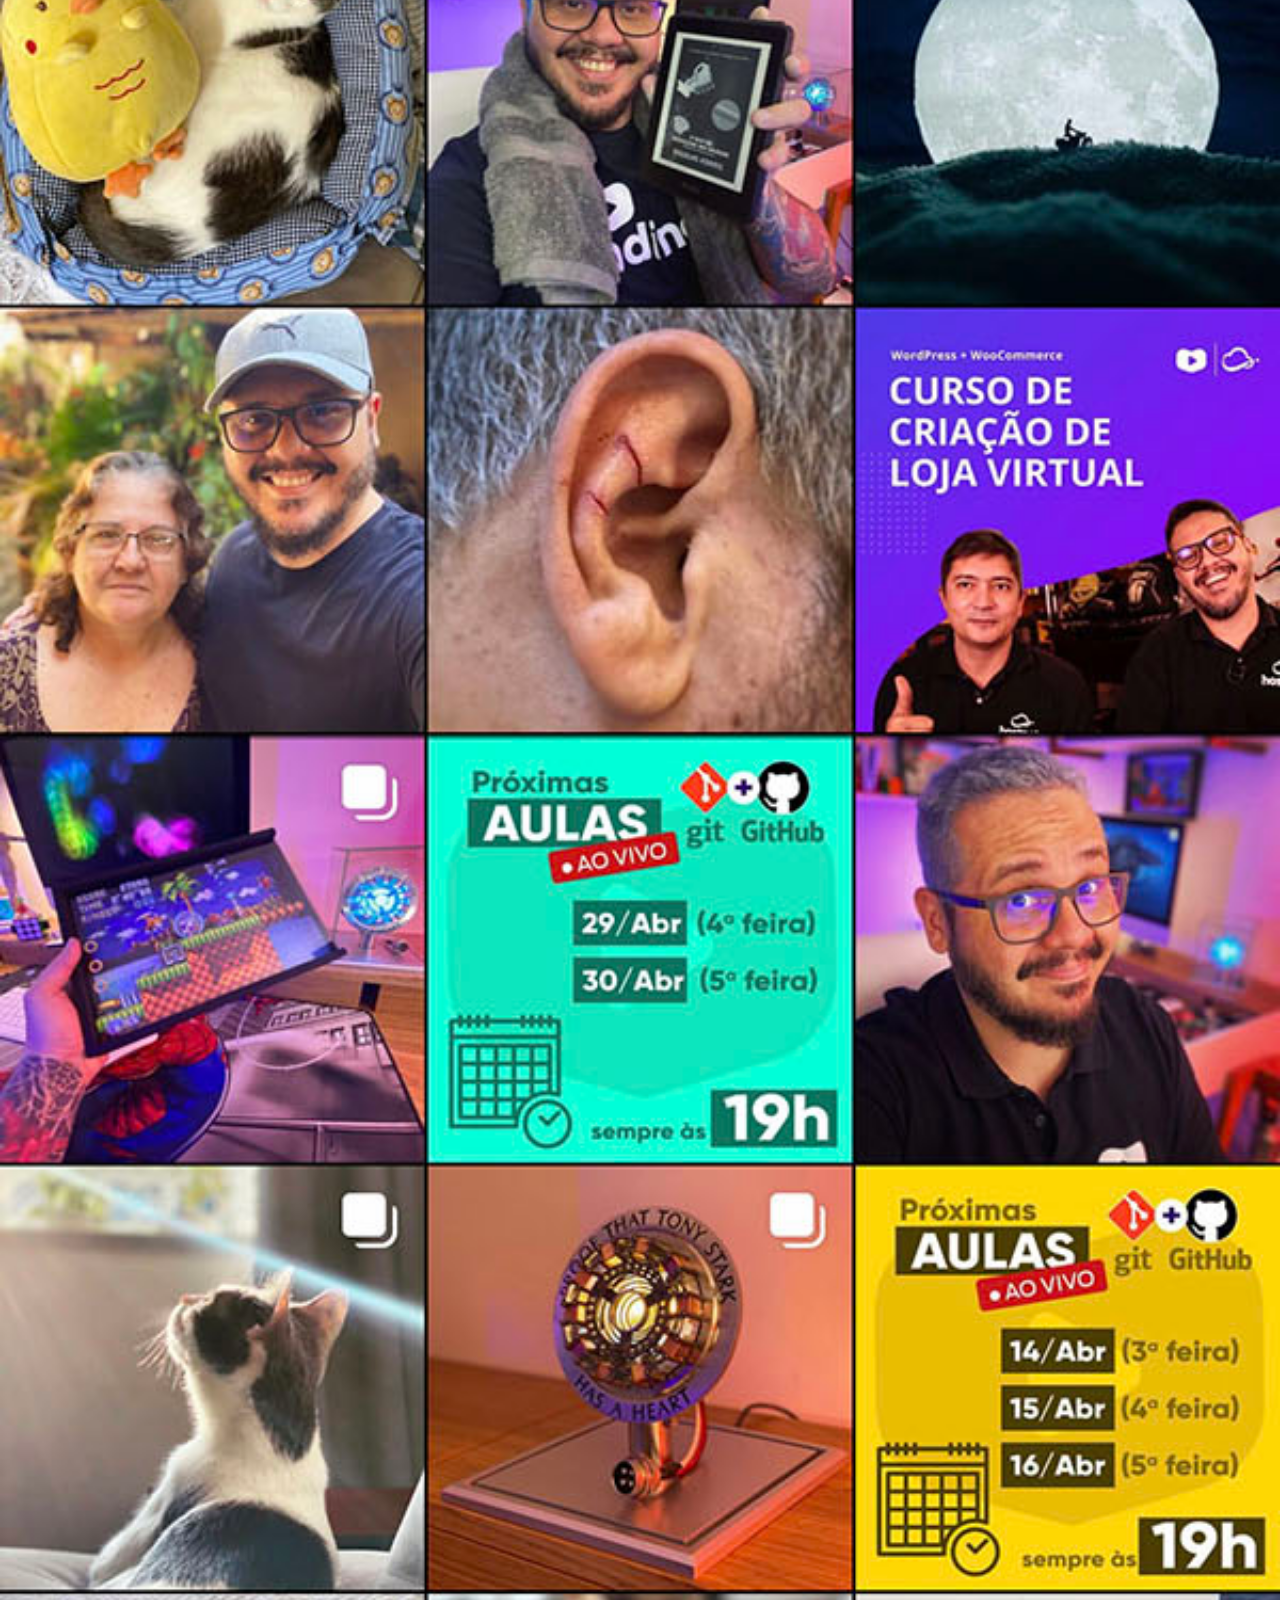
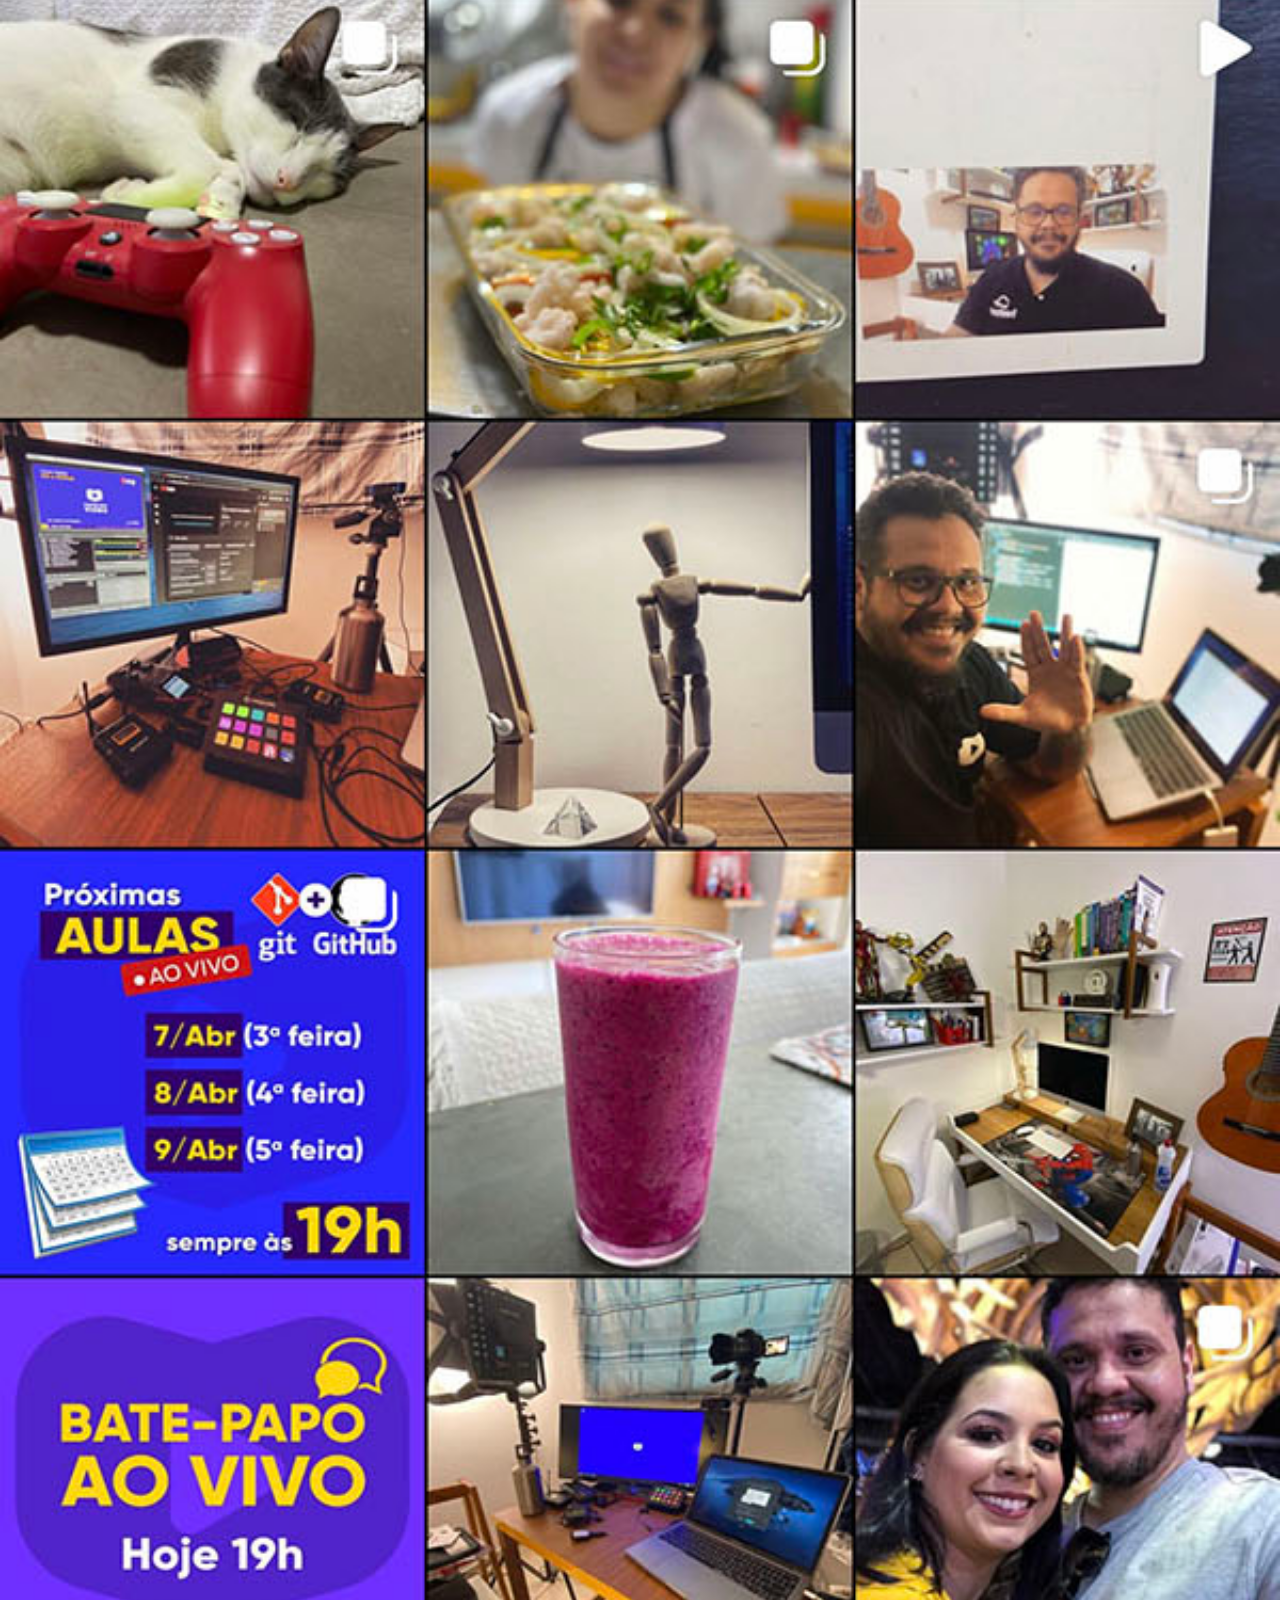
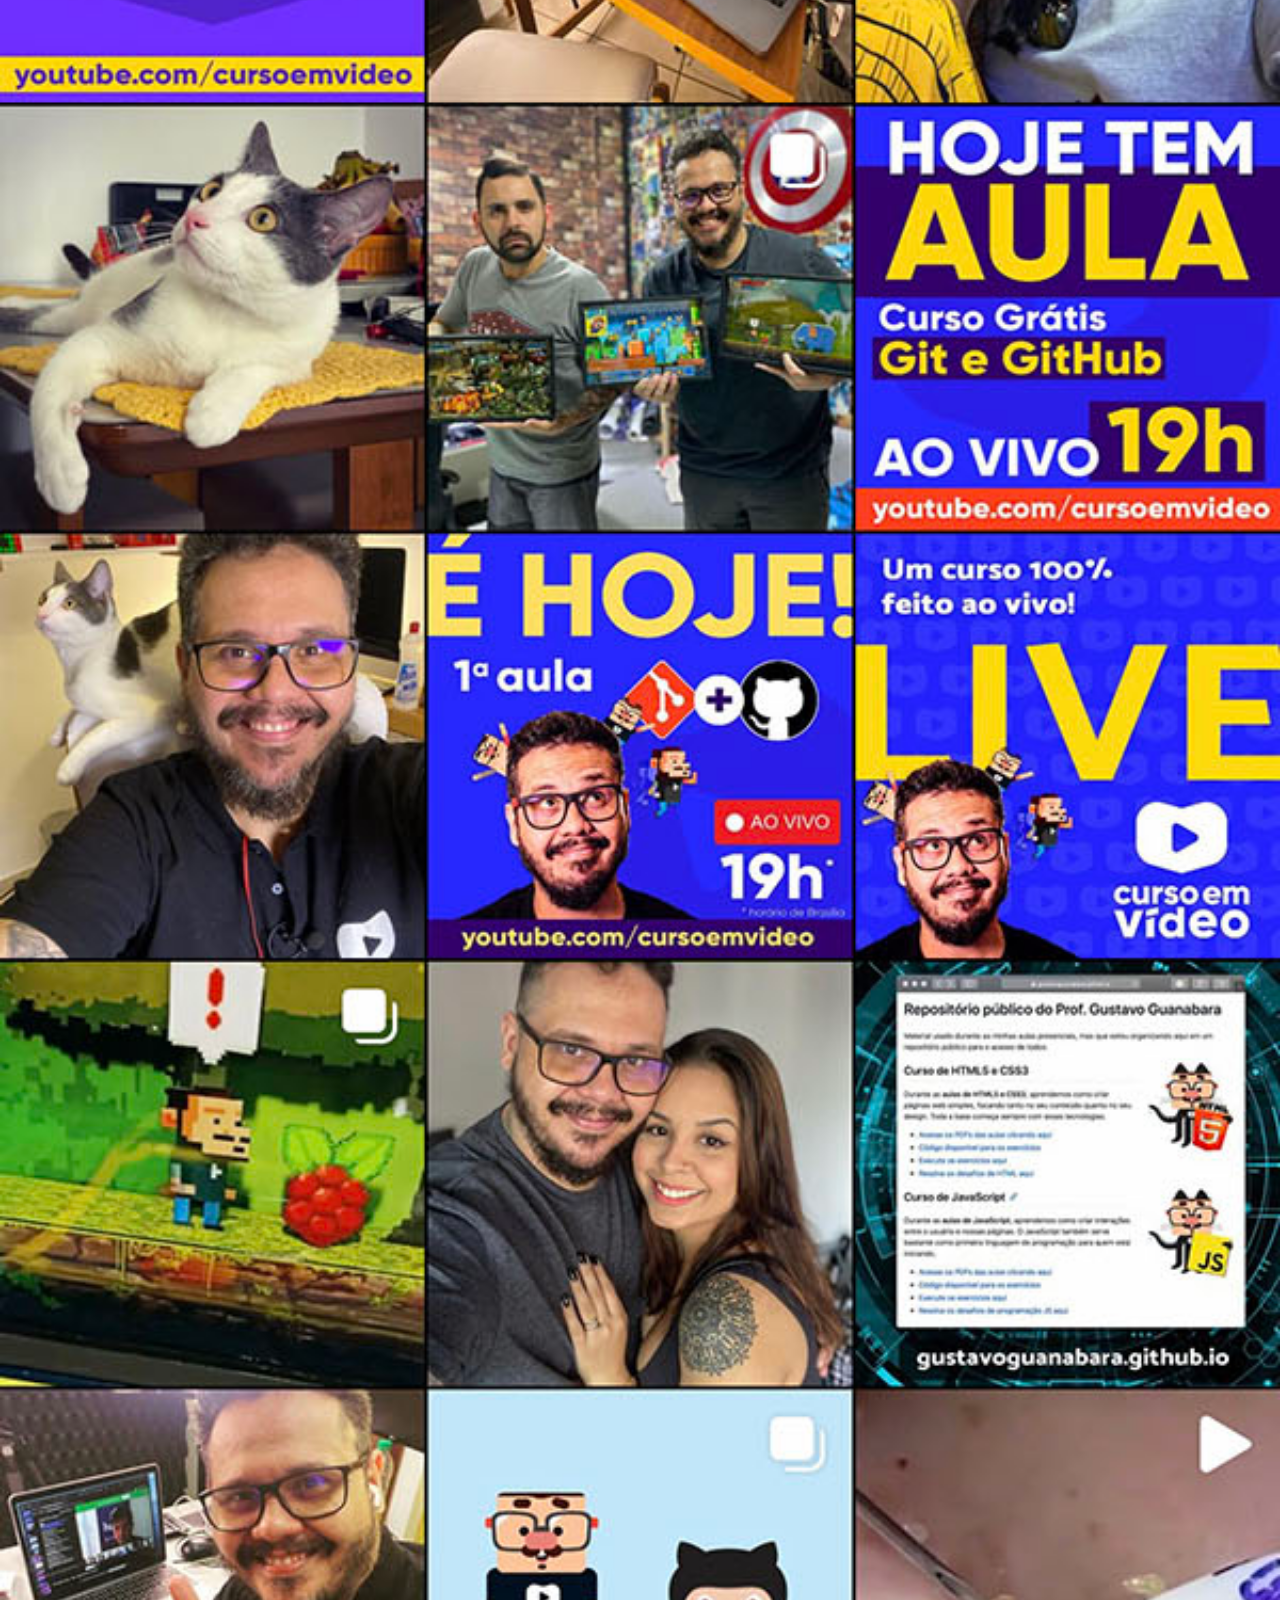
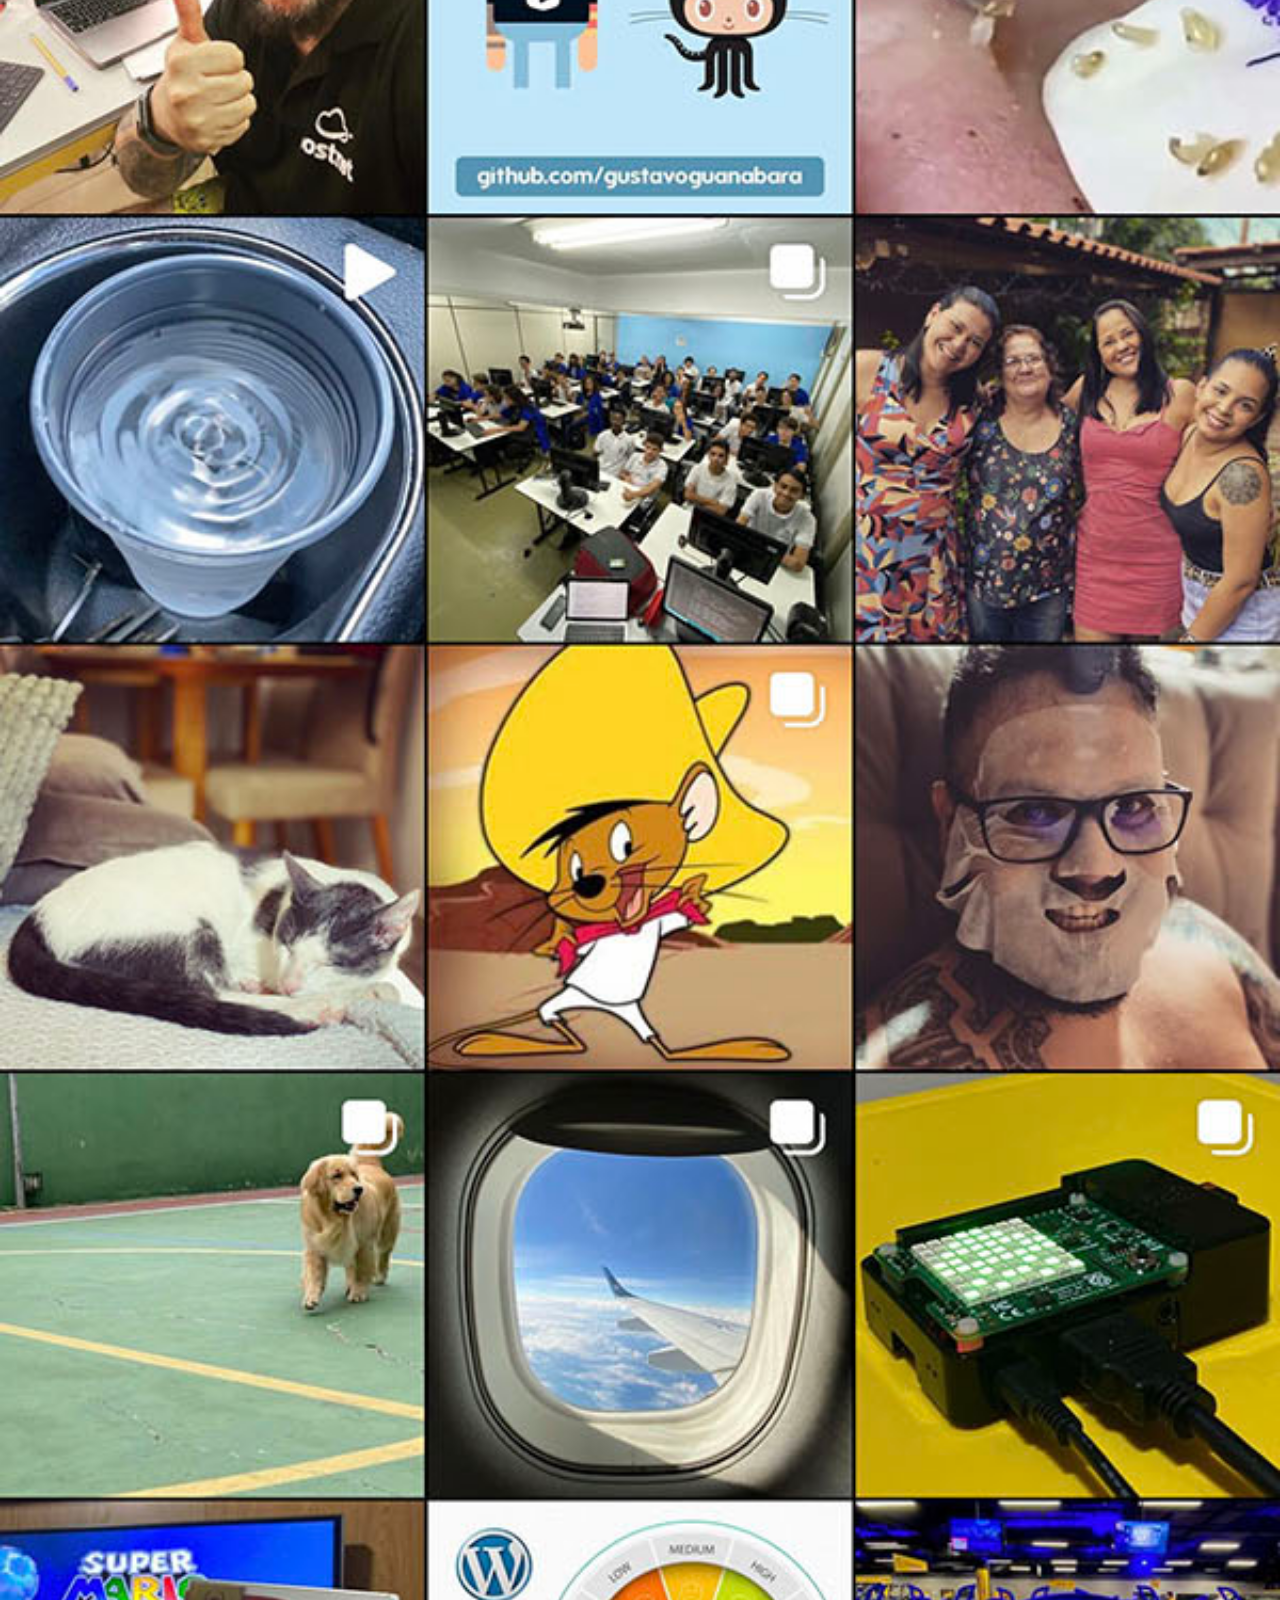
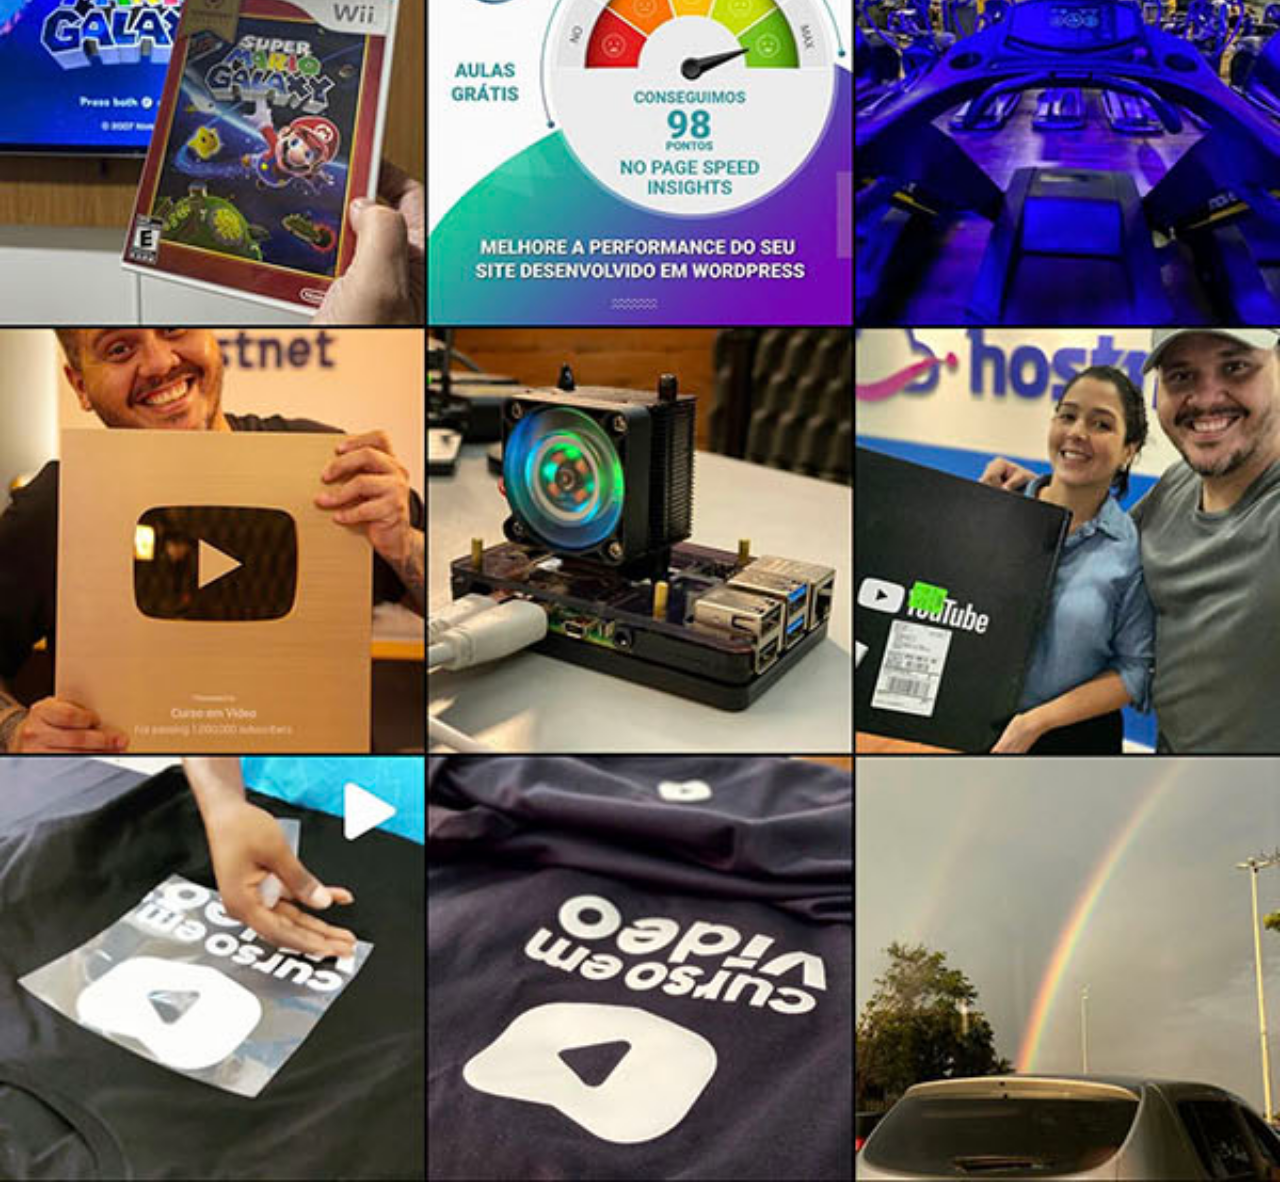
<file: instagram.html>
<!DOCTYPE html>
<html lang="en">
<head>
    <meta charset="UTF-8">
    <meta http-equiv="X-UA-Compatible" content="IE=edge">
    <meta name="viewport" content="width=device-width, initial-scale=1.0">
    <title>Document</title>
    <link rel="stylesheet" href="social.css">
    
</head>
<body>
    <img src="./imagens/tela-instagram.jpg" alt="">
</body>
</html>
</file>
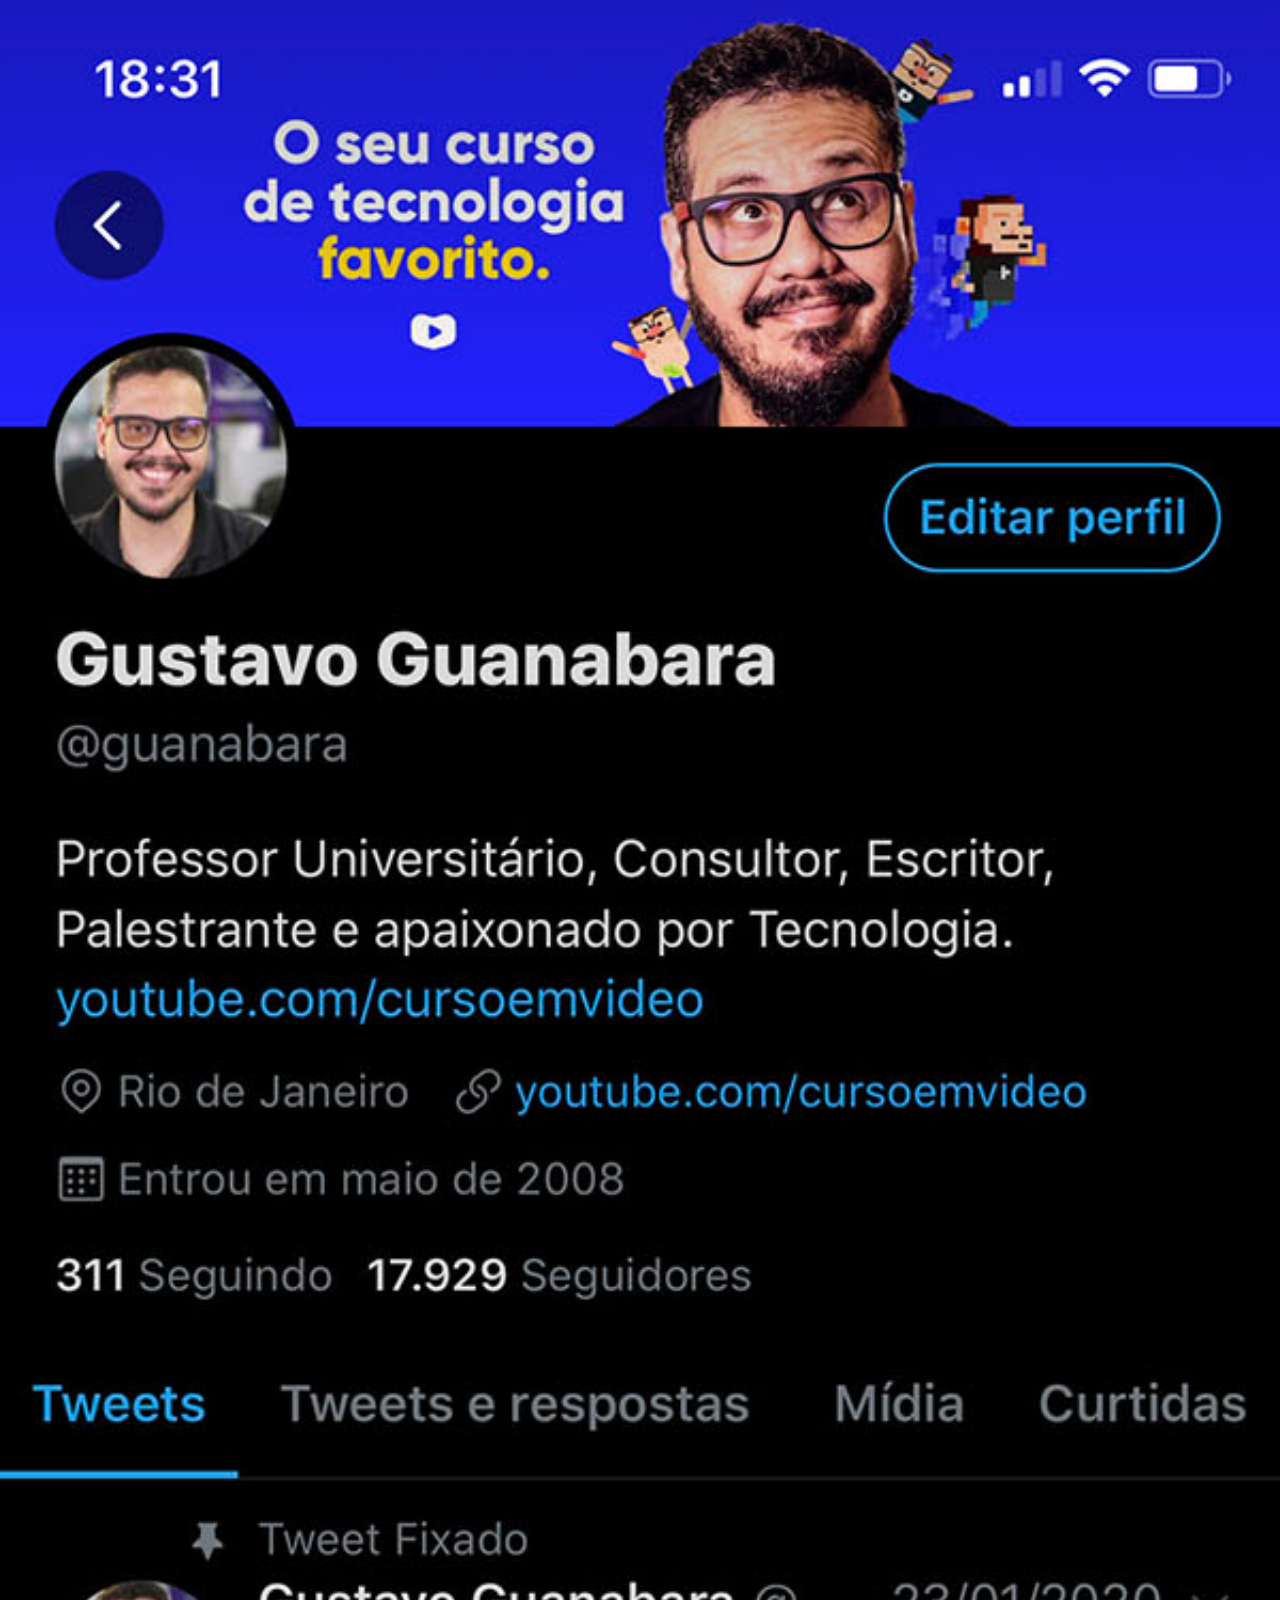
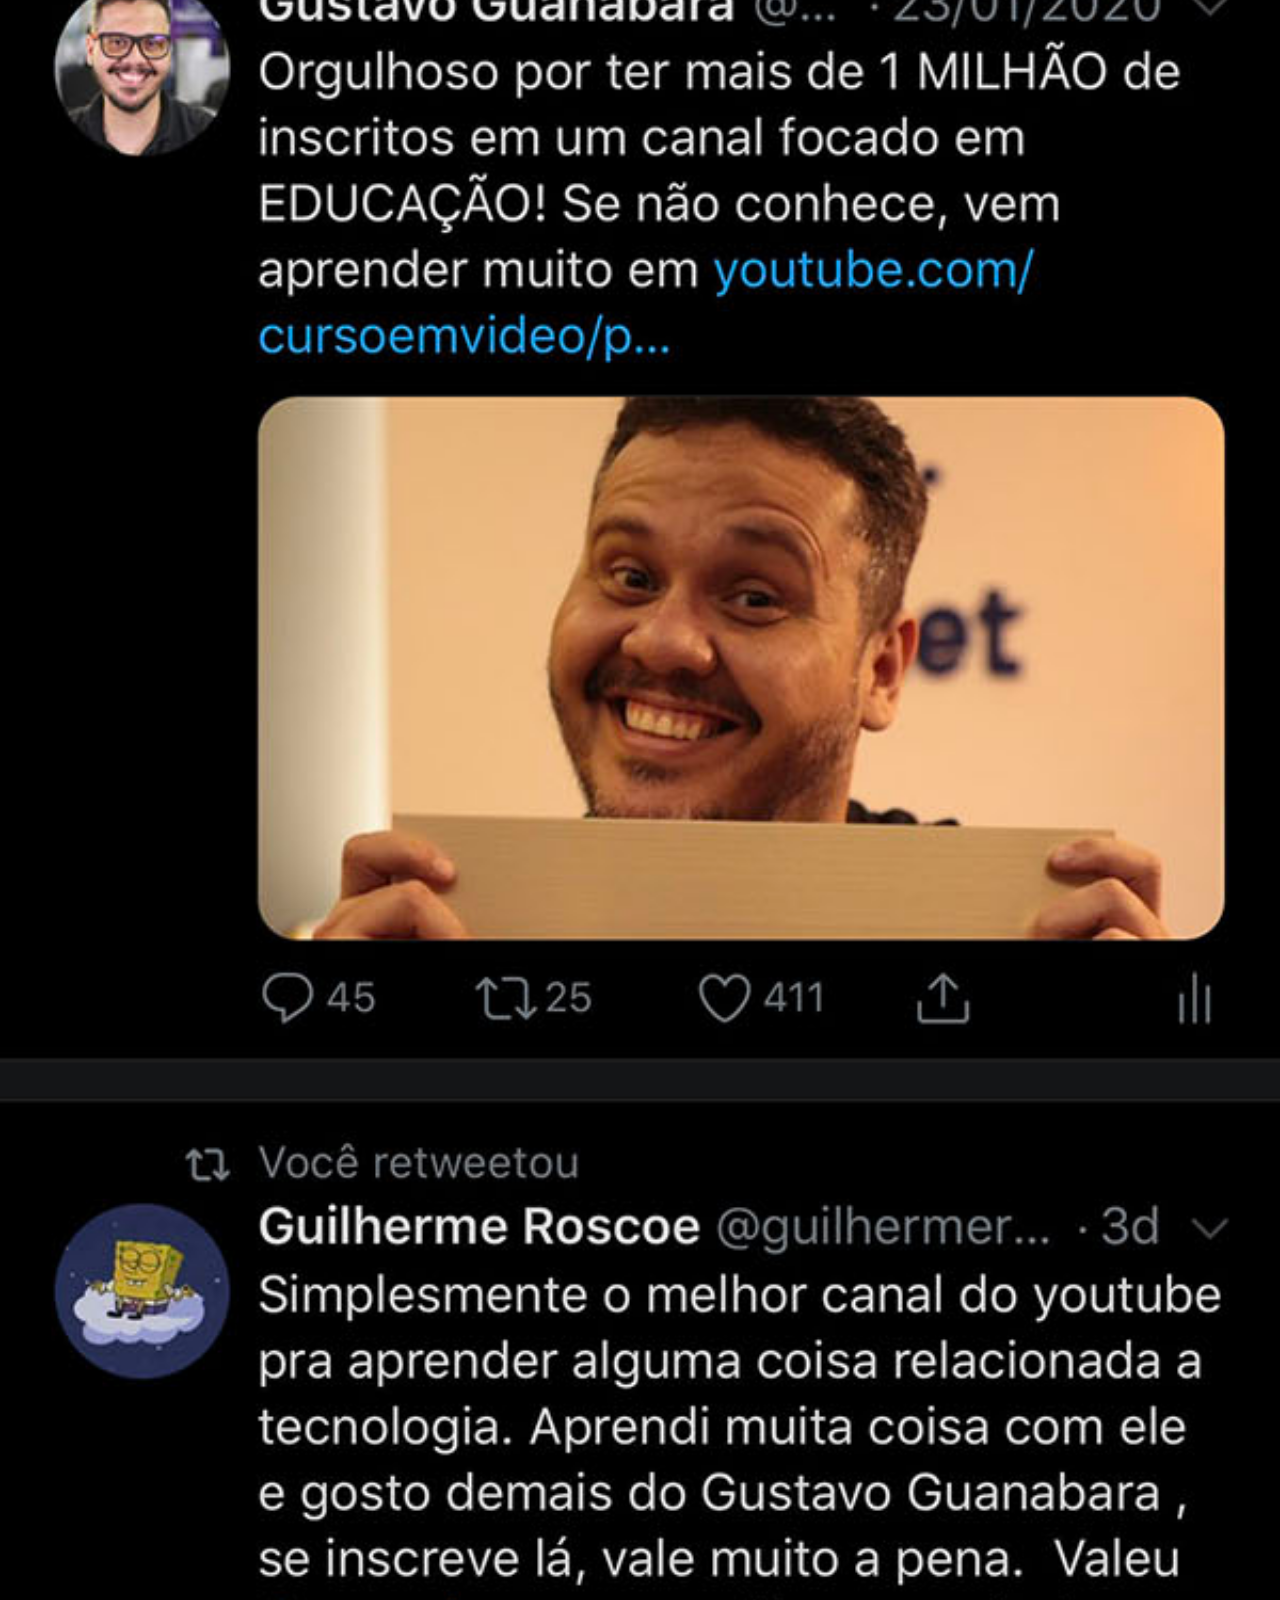
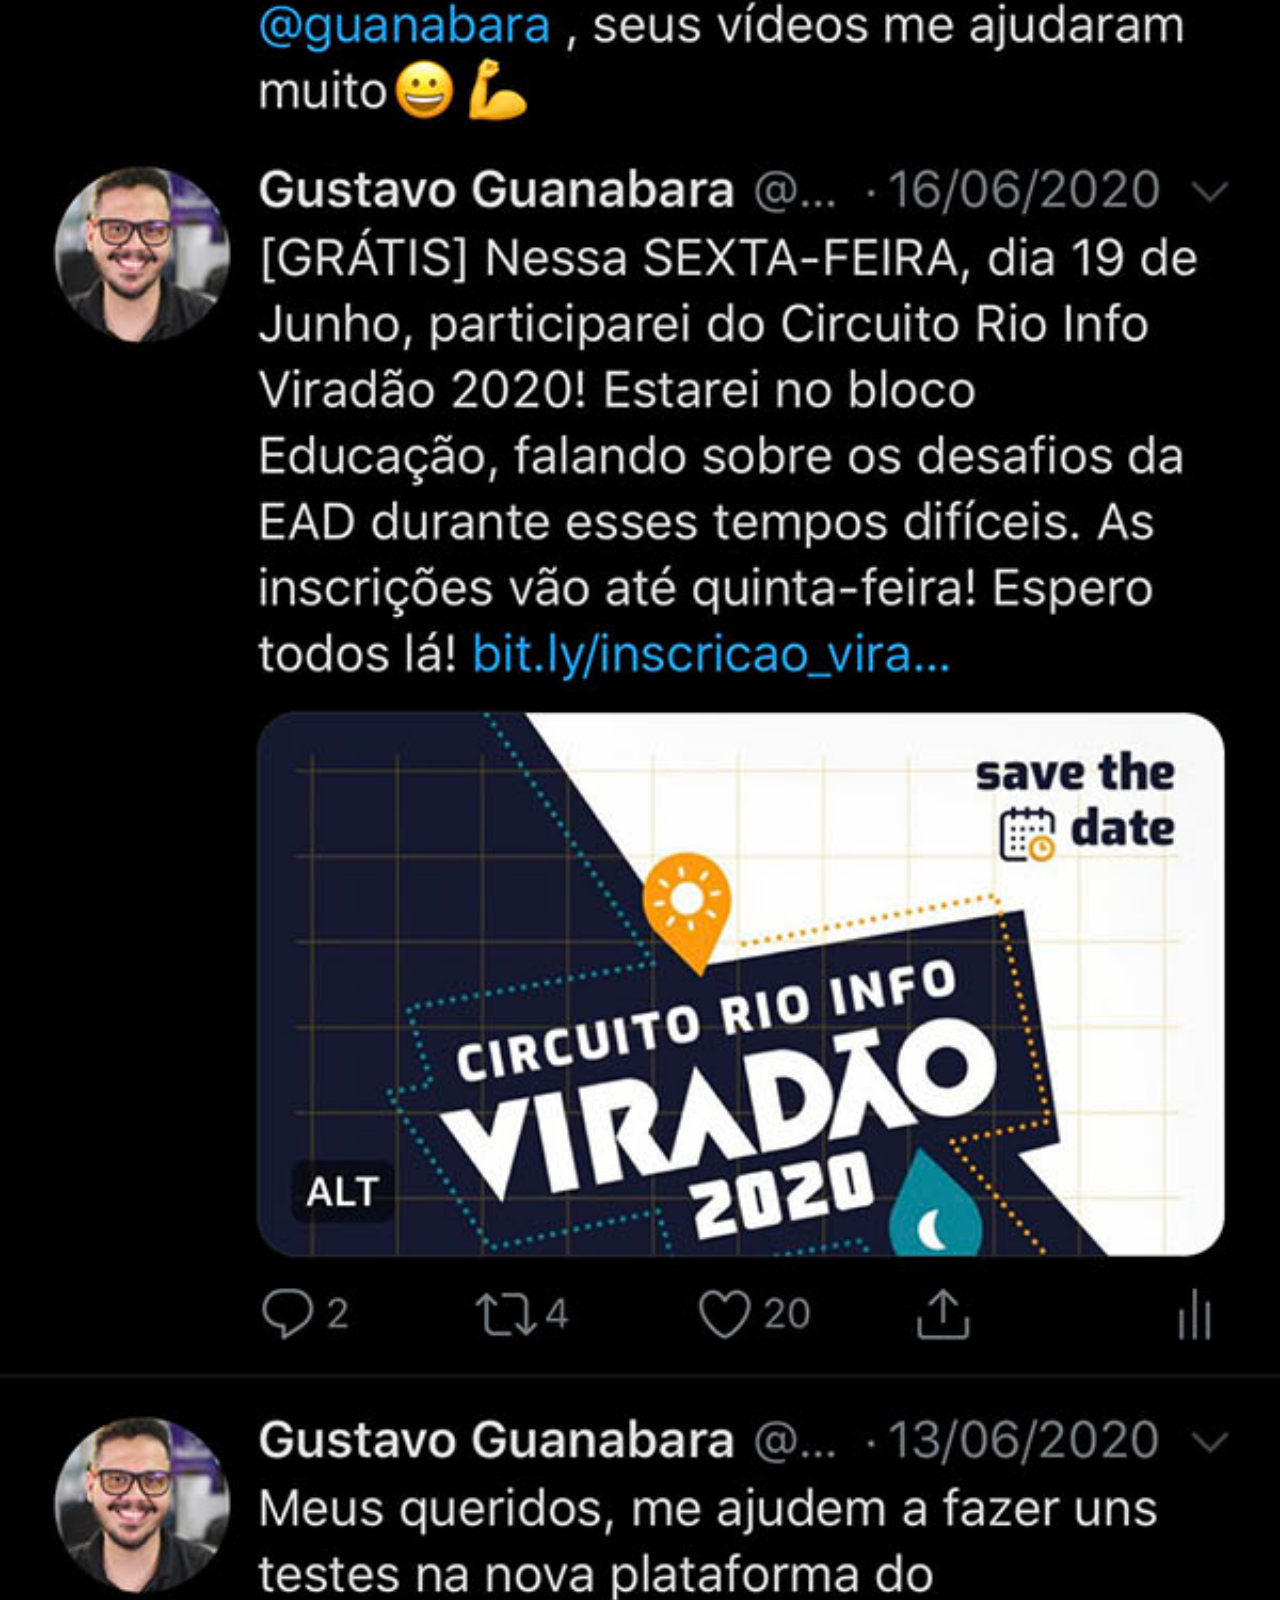
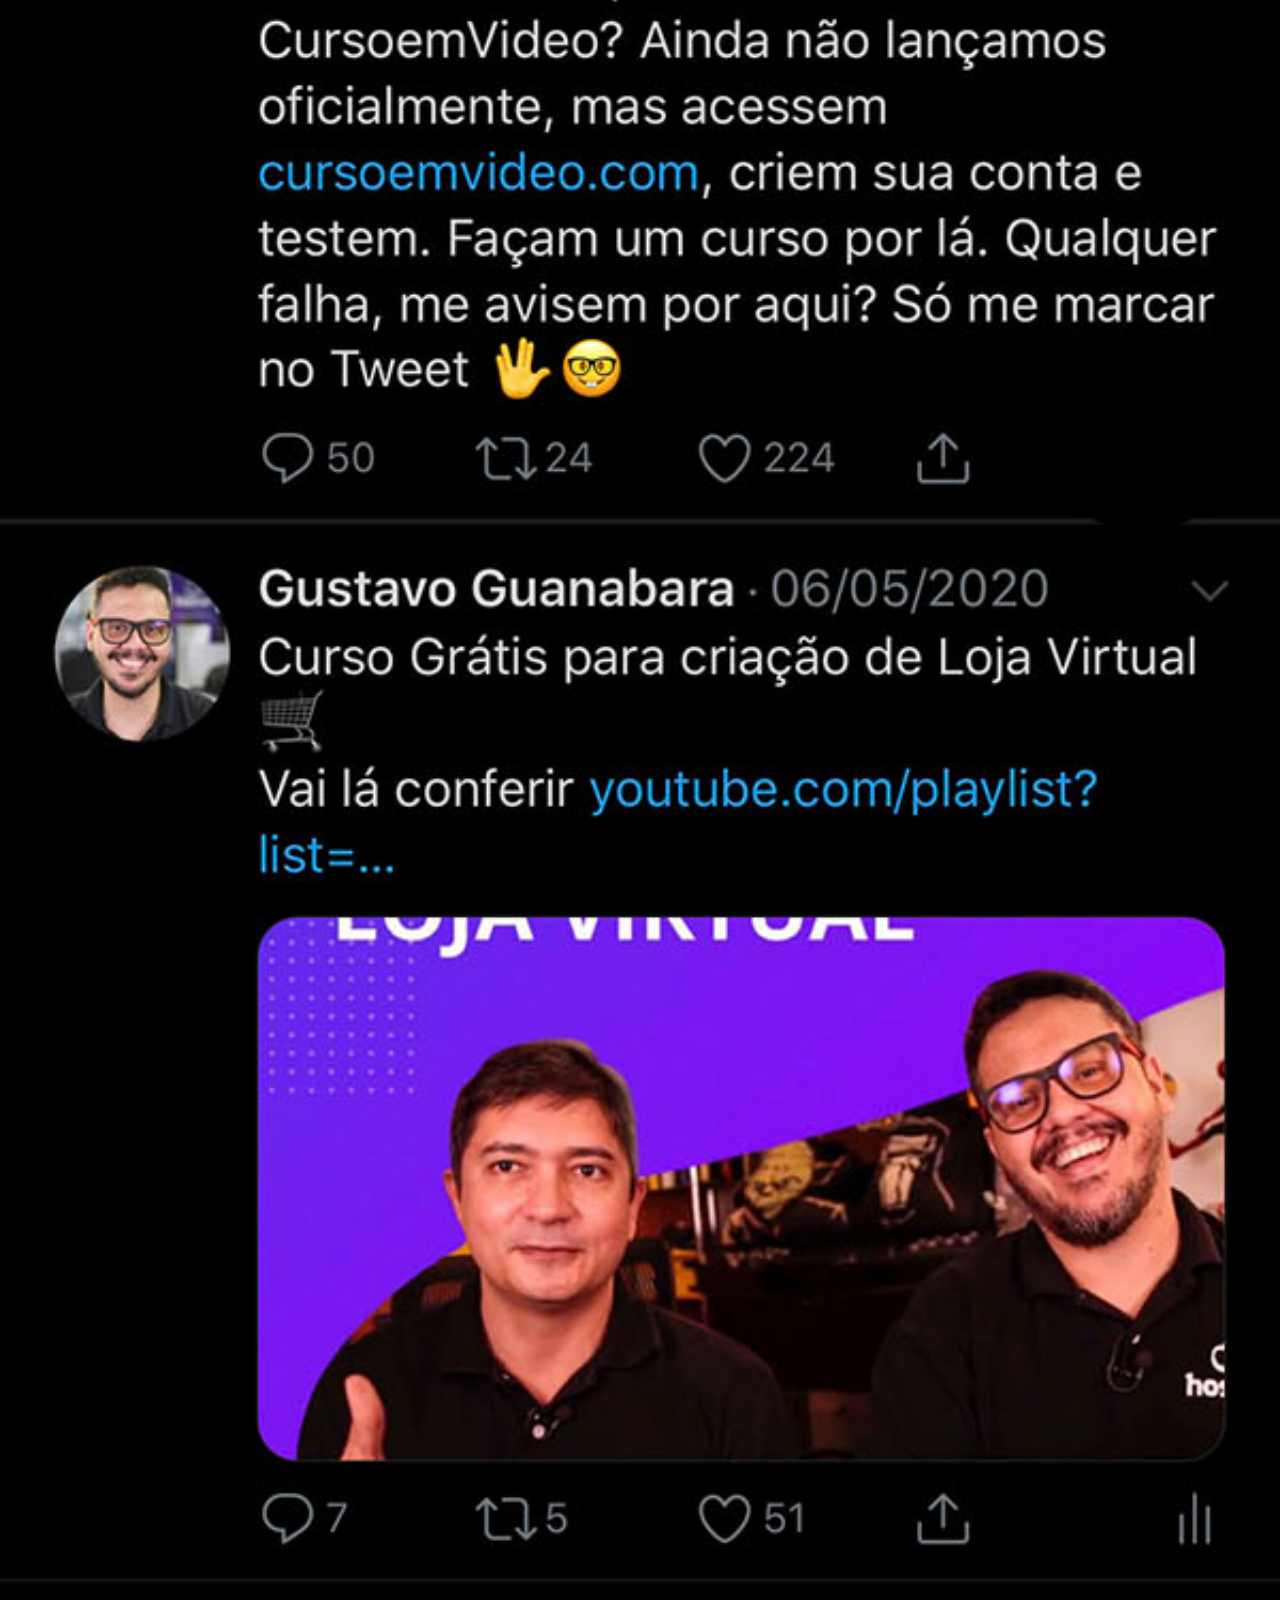
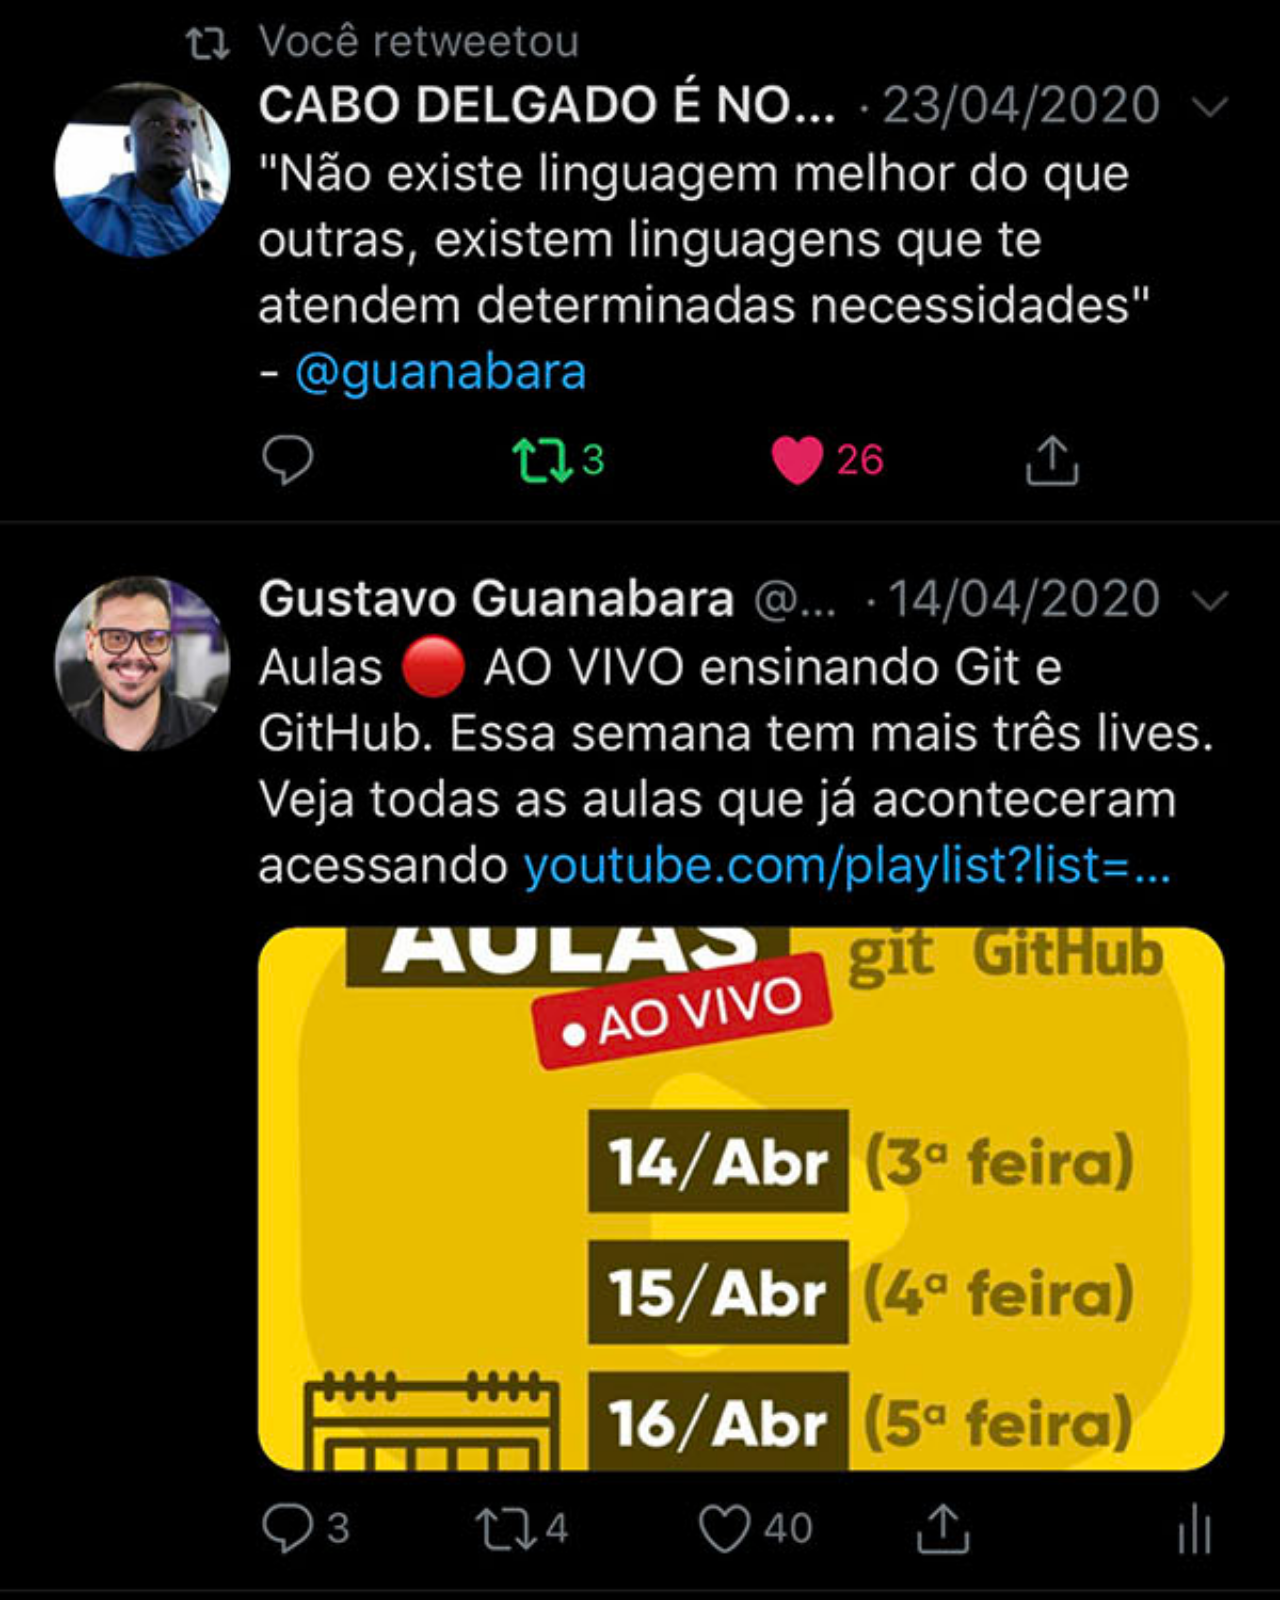
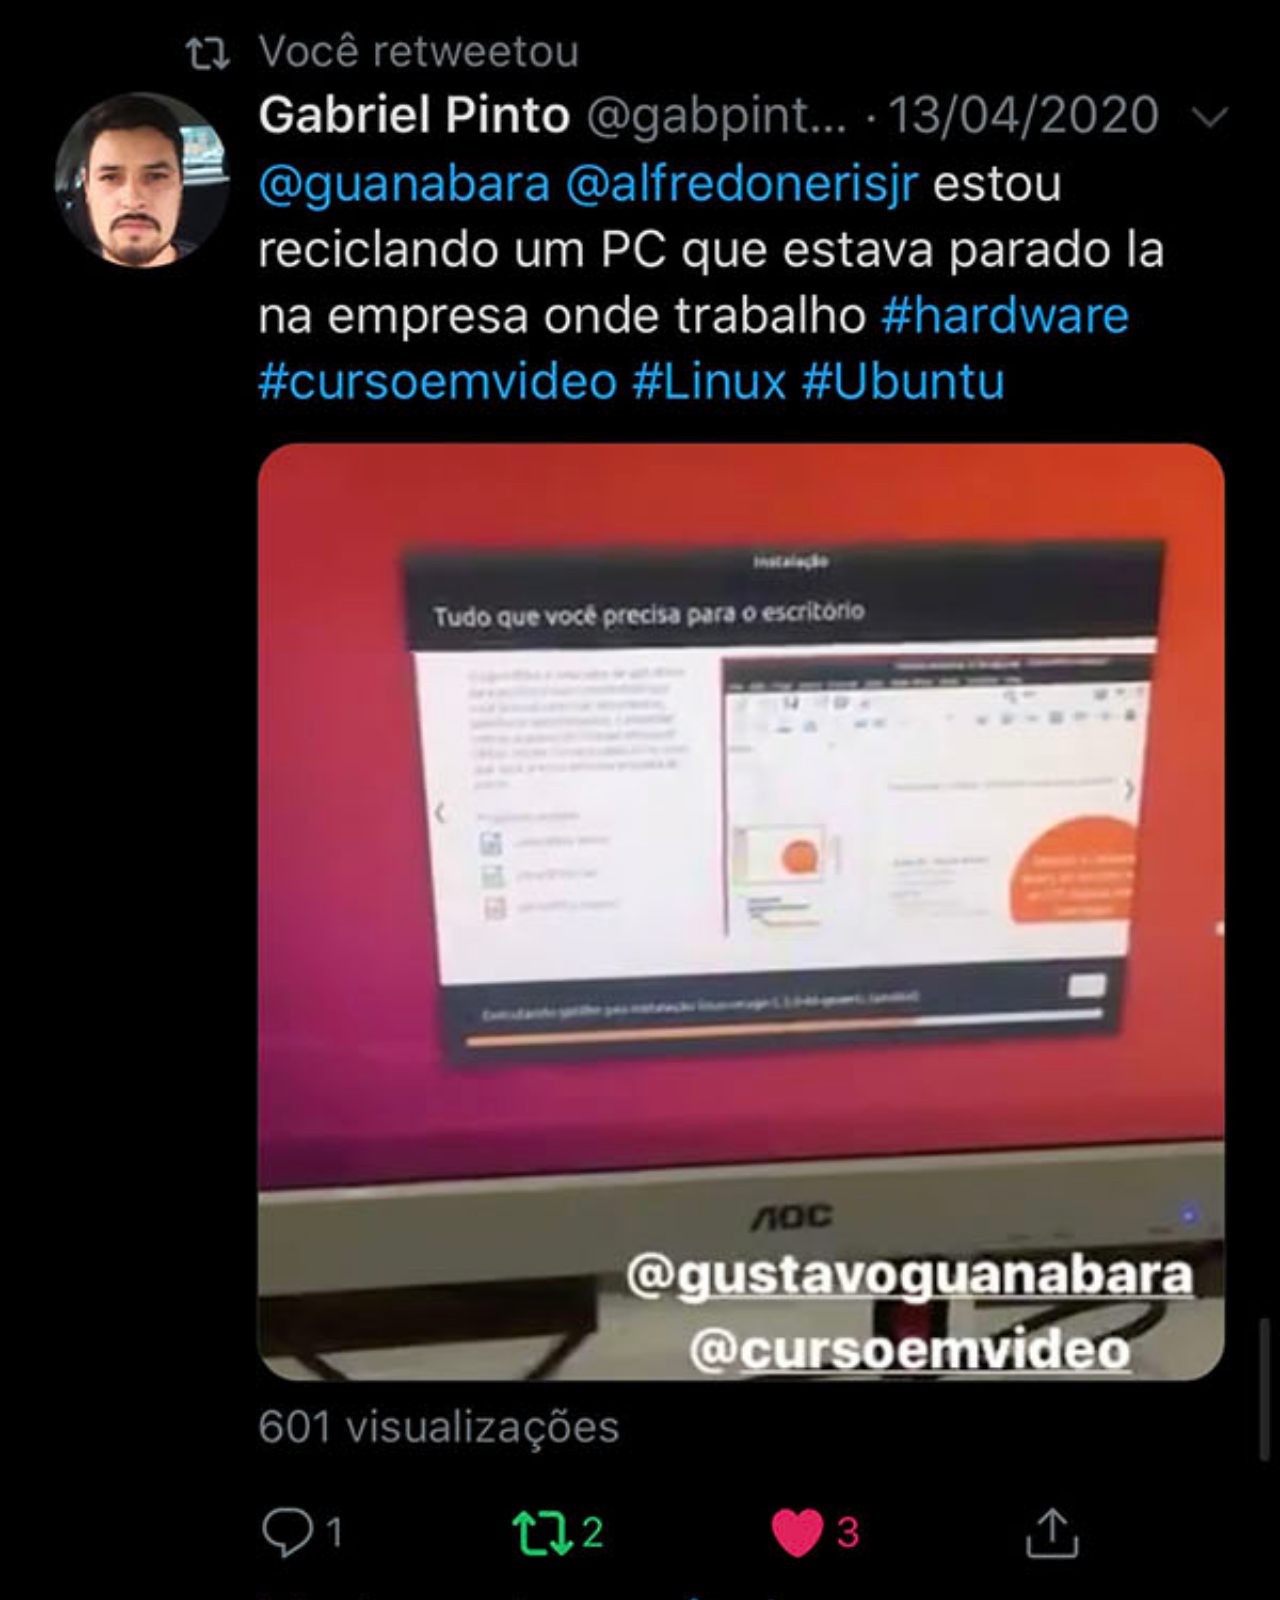
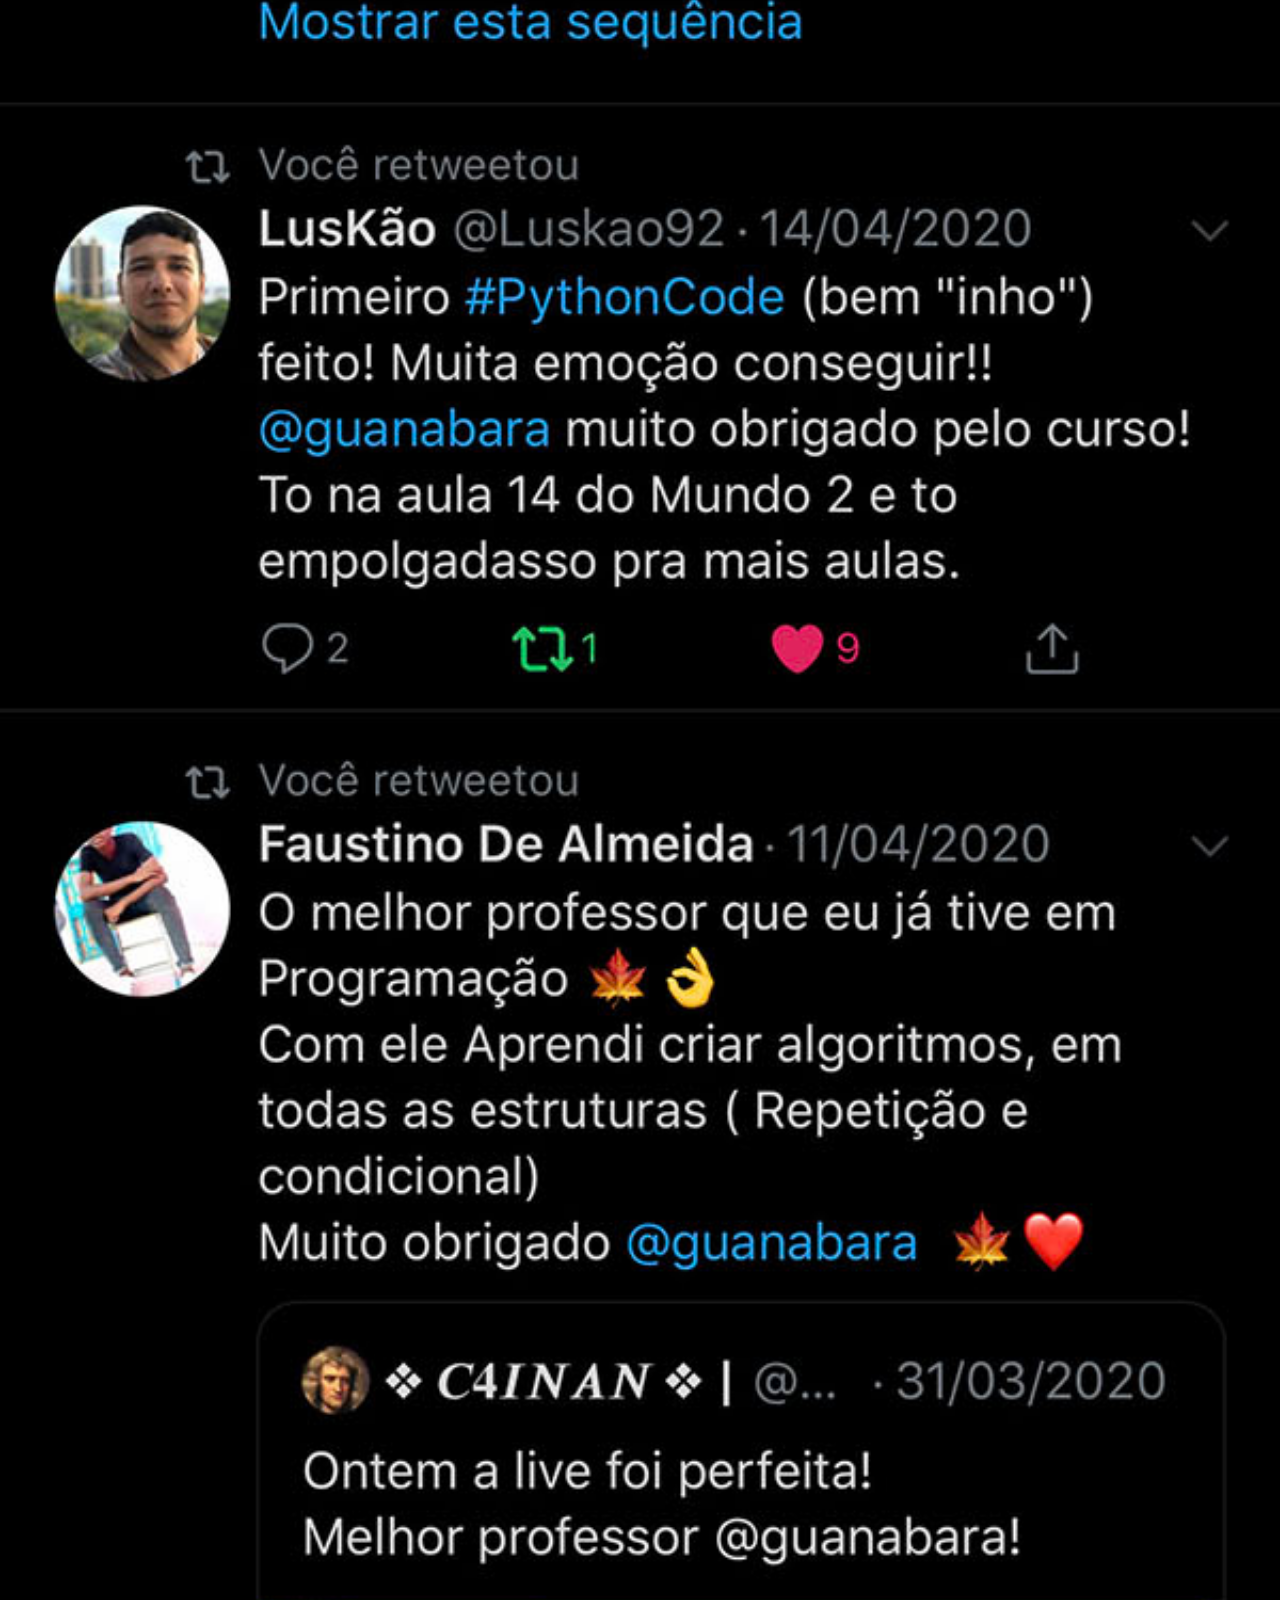
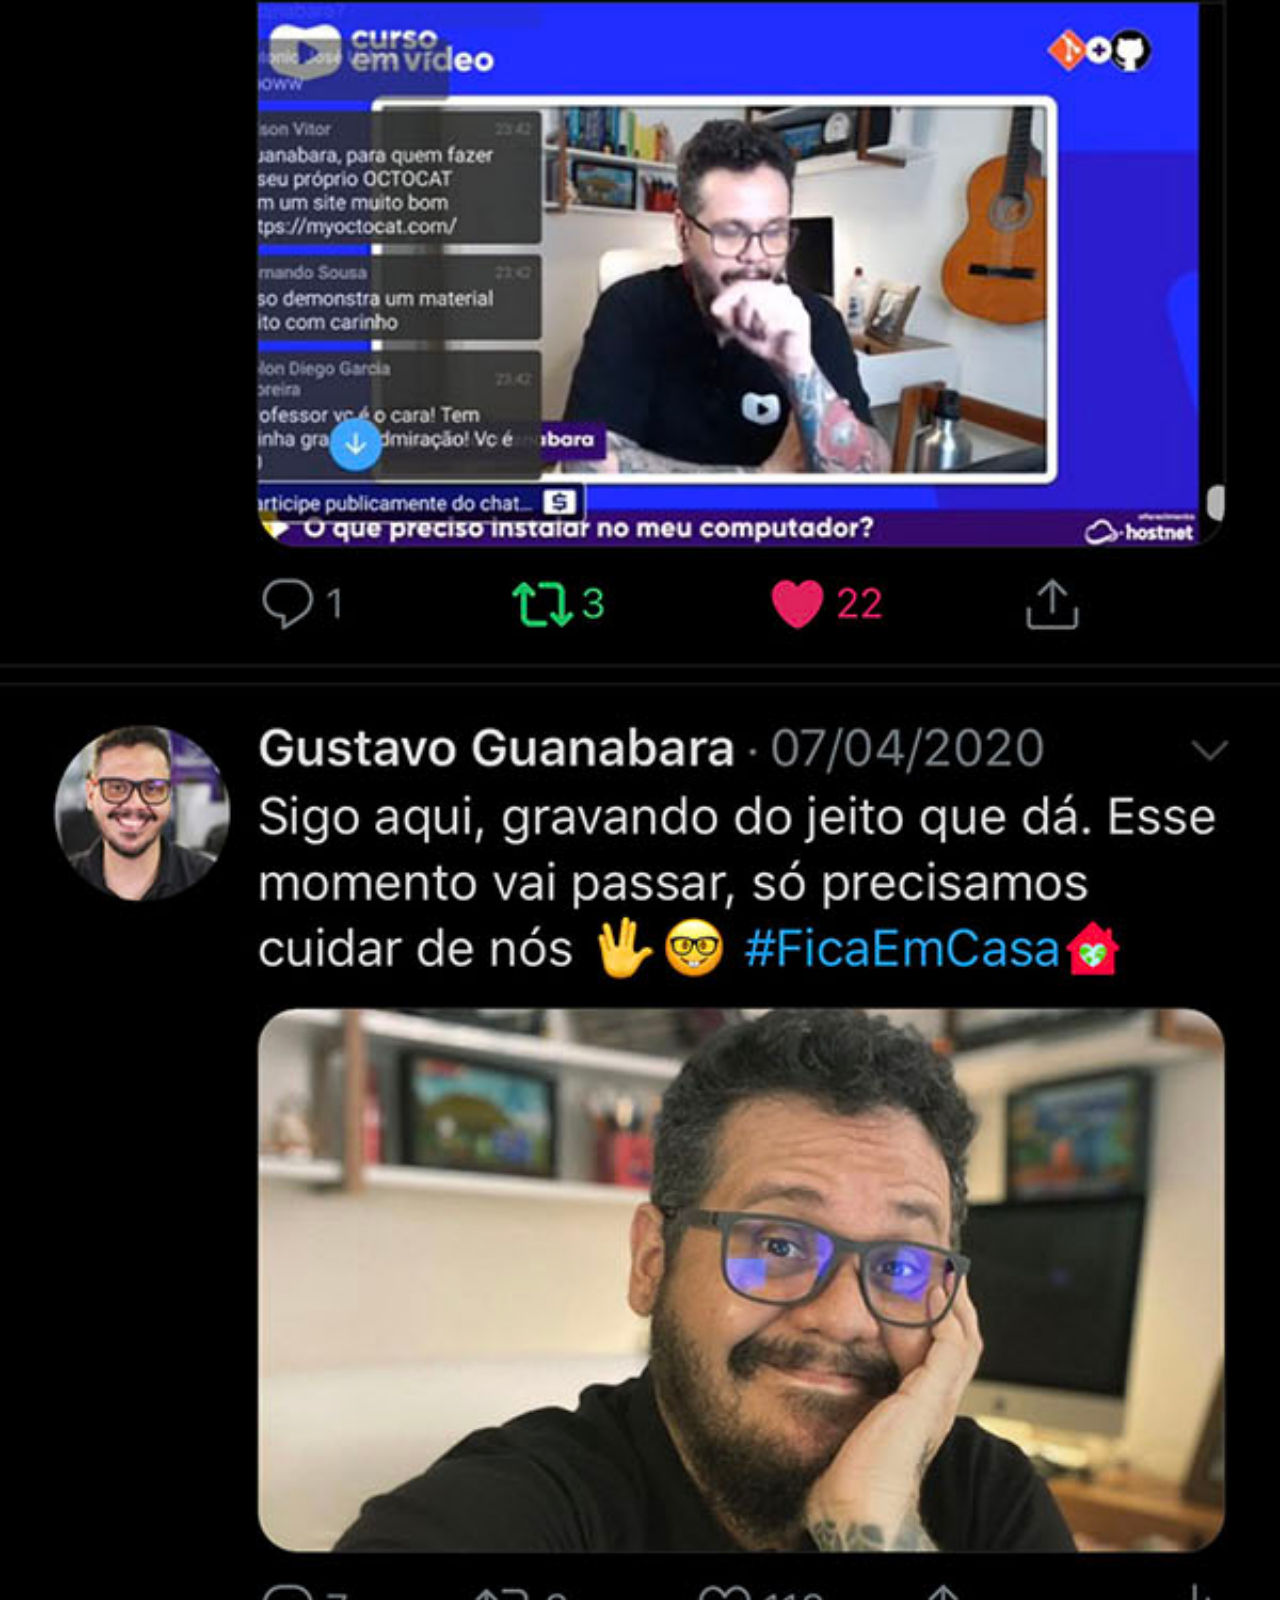
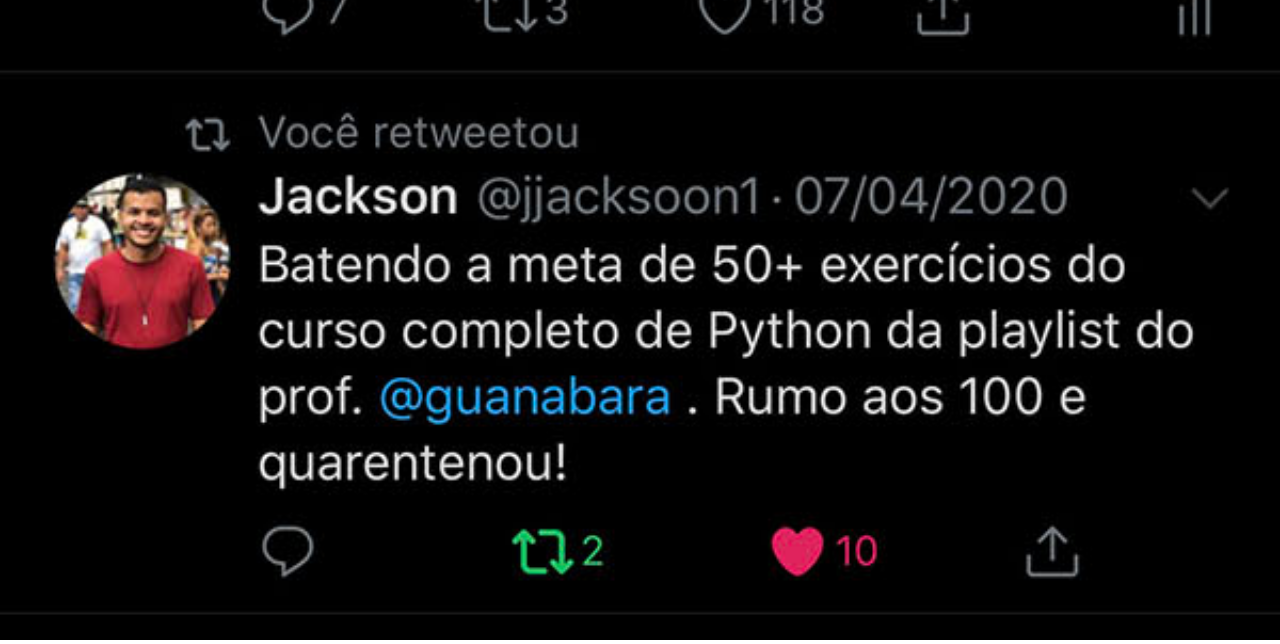
<file: twitter.html>
<!DOCTYPE html>
<html lang="en">
<head>
    <meta charset="UTF-8">
    <meta http-equiv="X-UA-Compatible" content="IE=edge">
    <meta name="viewport" content="width=device-width, initial-scale=1.0">
    <title>Document</title>
    <link rel="stylesheet" href="social.css">
</head>
<body>
    <img src="./imagens/tela-twitter.jpg" alt="">
</body>
</html>
</file>
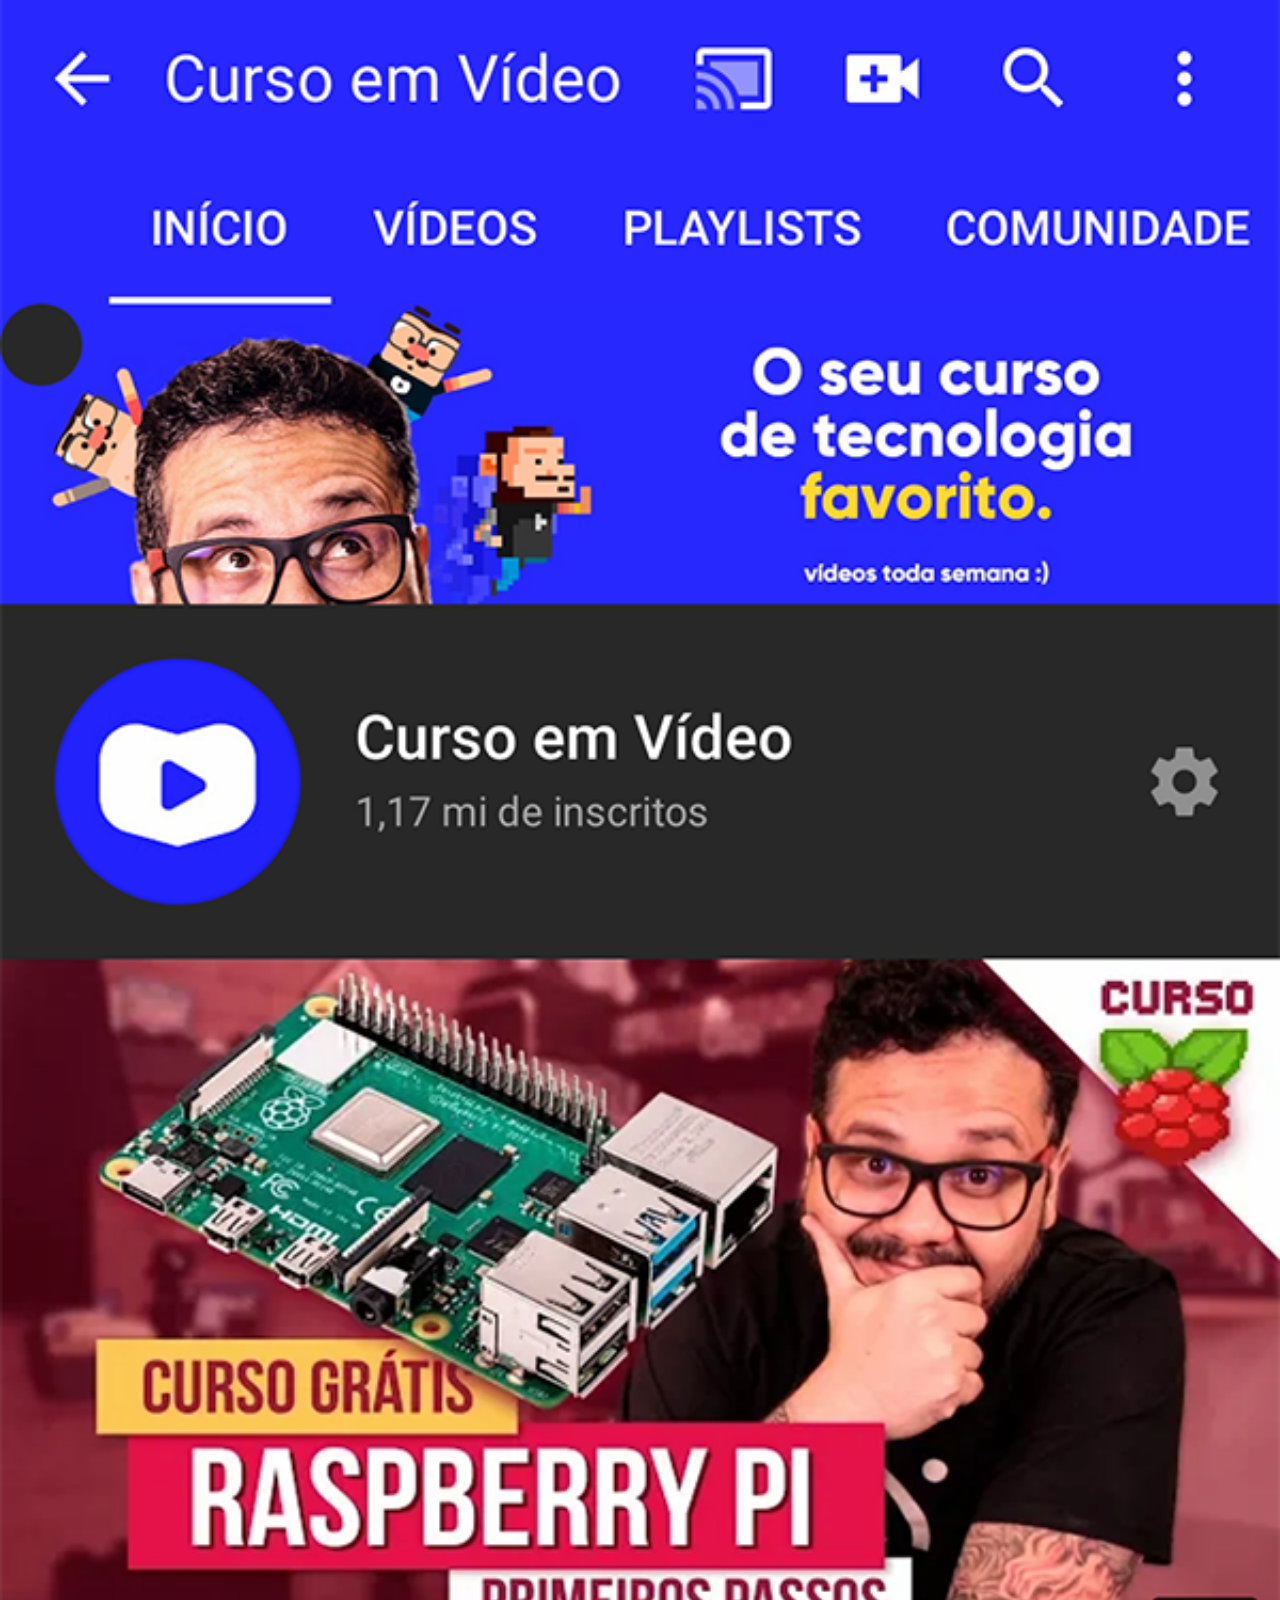
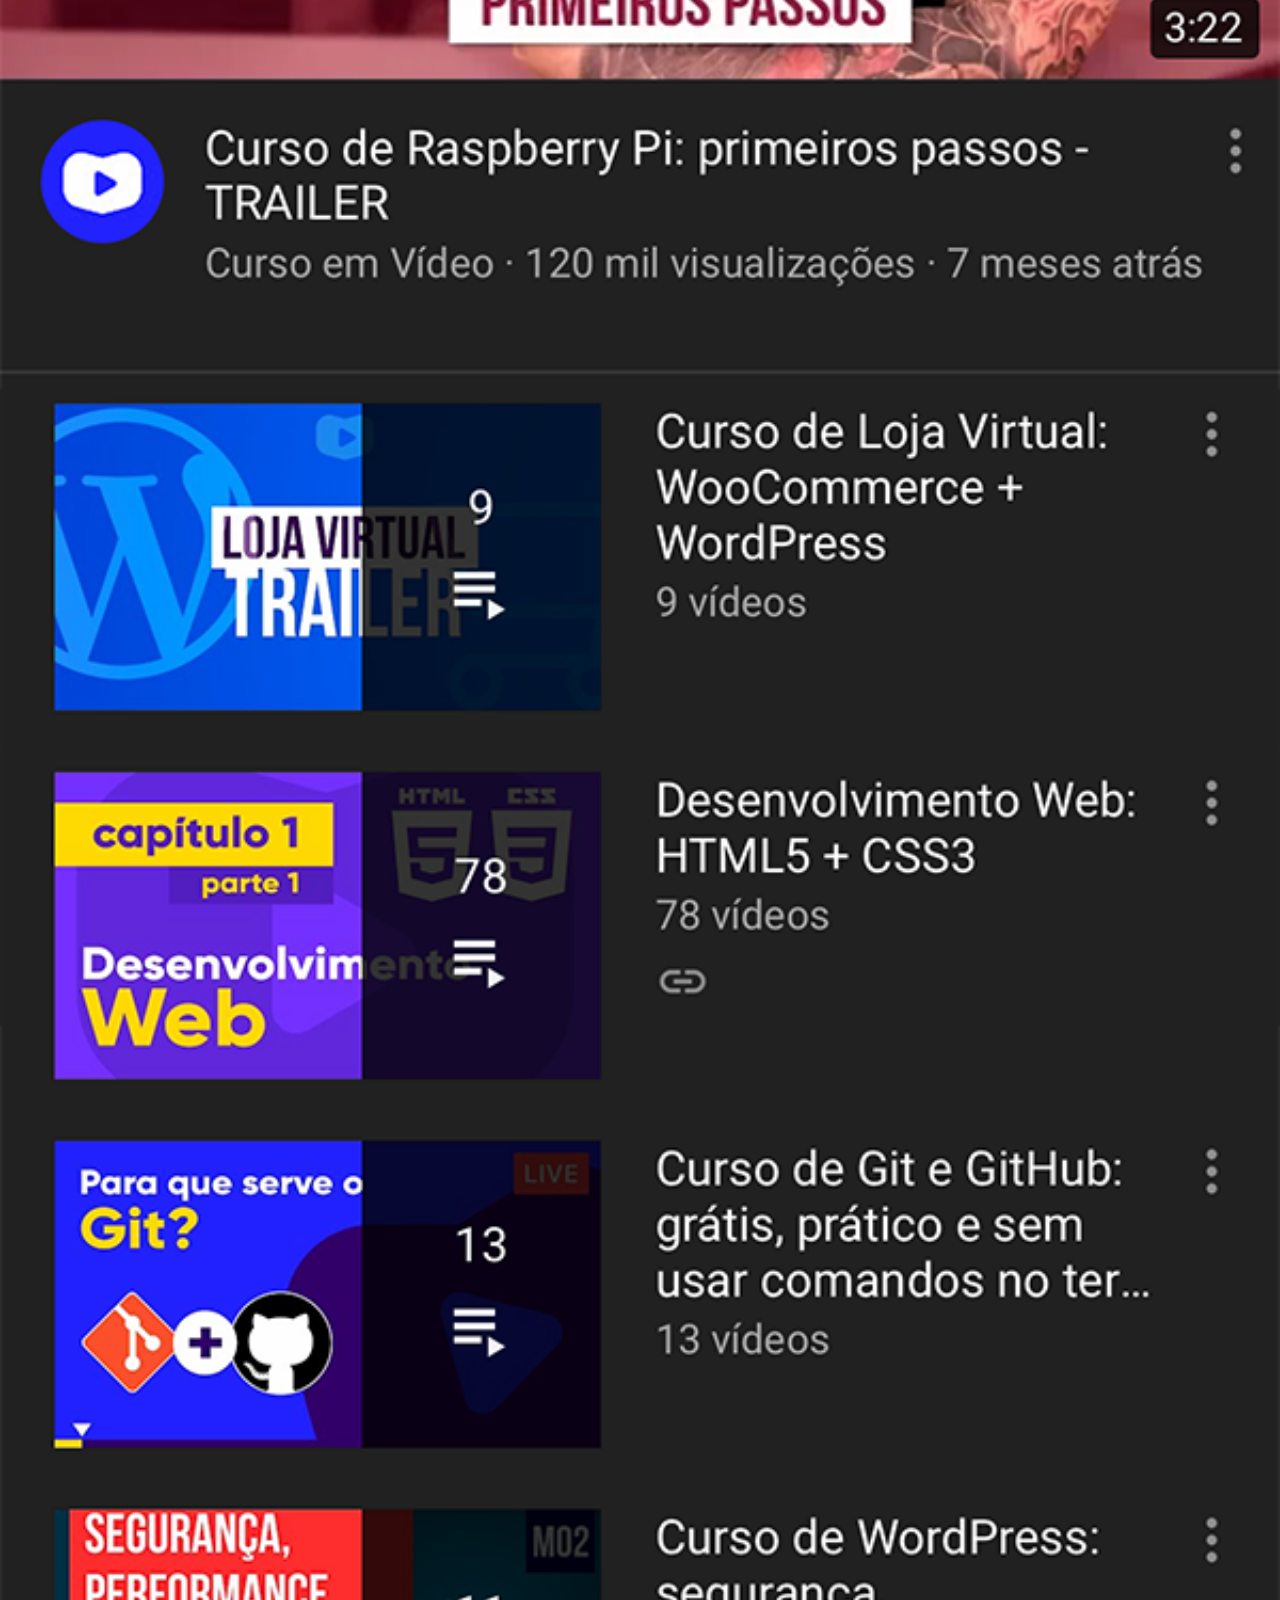
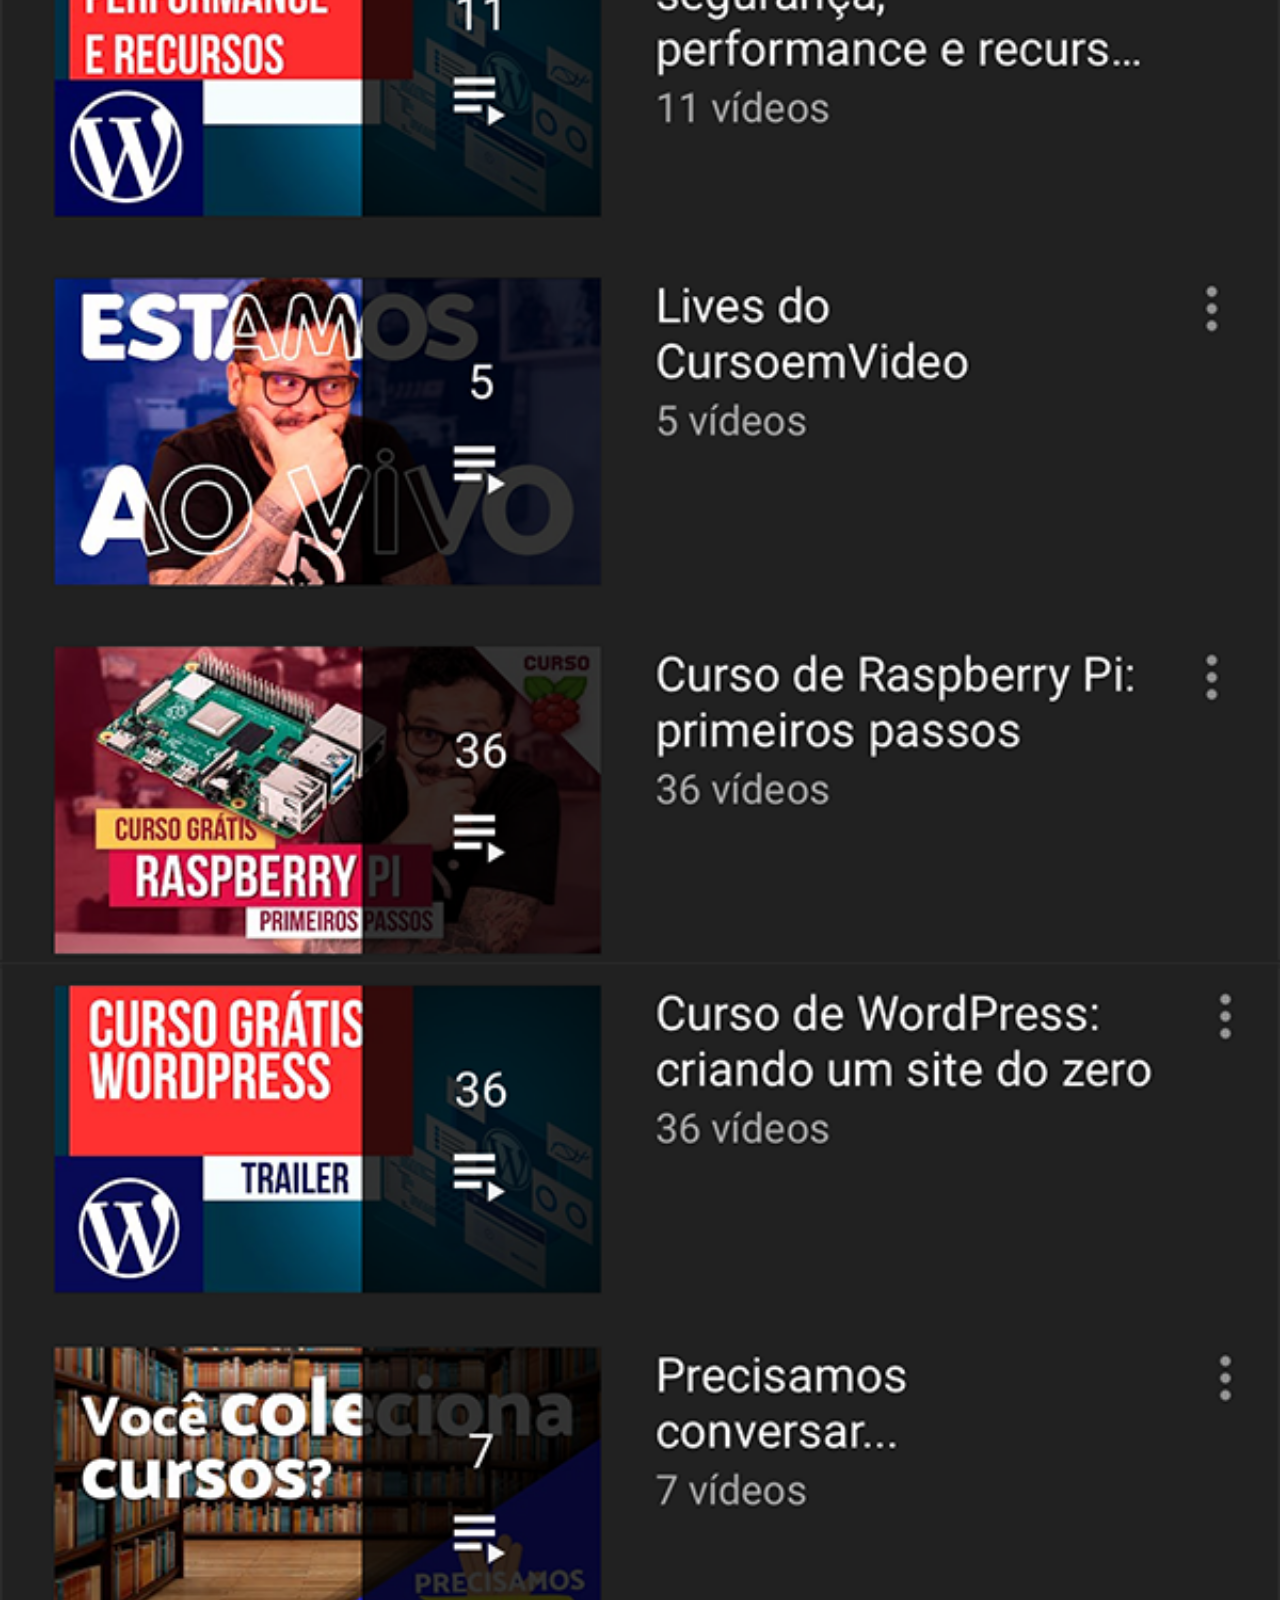
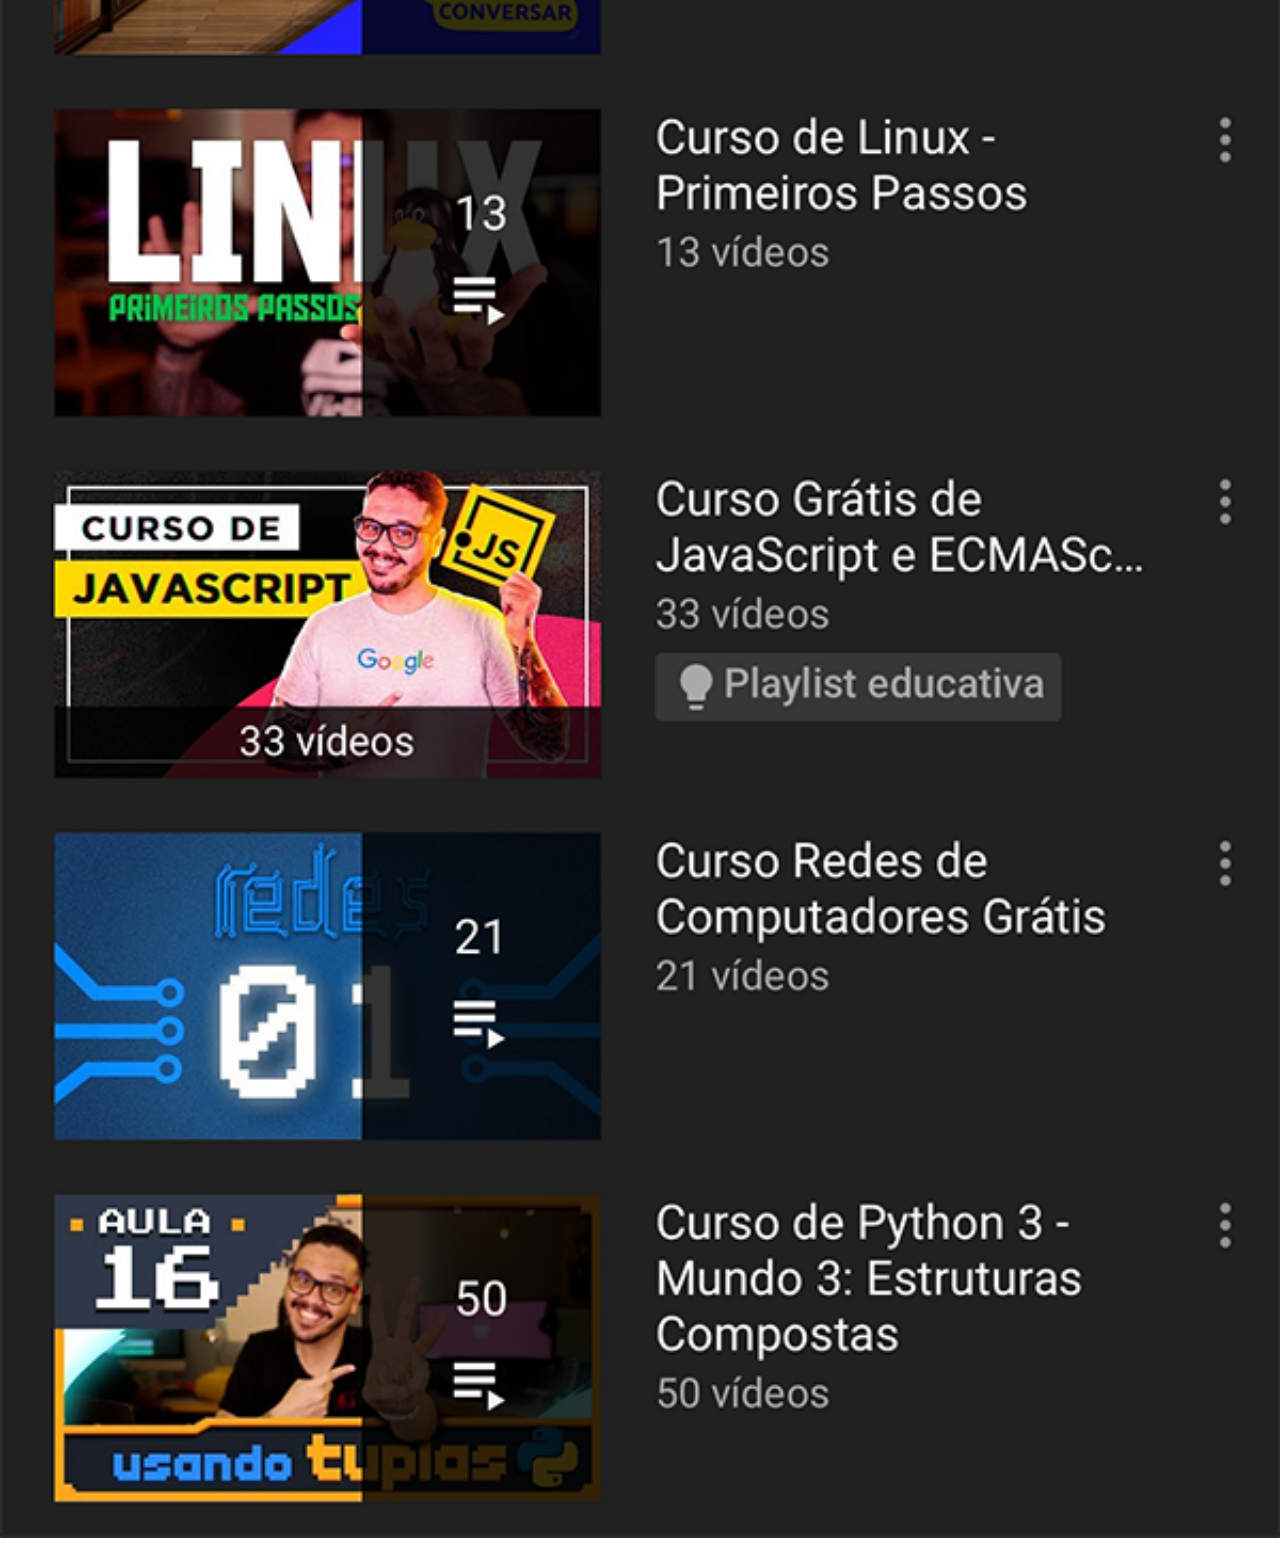
<file: yt.html>
<!DOCTYPE html>
<html lang="en">
<head>
    <meta charset="UTF-8">
    <meta http-equiv="X-UA-Compatible" content="IE=edge">
    <meta name="viewport" content="width=device-width, initial-scale=1.0">
    <title>Document</title>
    <link rel="stylesheet" href="social.css">
</head>
<body>
    <img src="./imagens/tela-youtube.png" alt="">
    
</body>
</html>
</file>
<file: style.css>
@charset "UTF-8";

* {
    margin: 0px;
    padding: 0px;
    font-family: Arial, Helvetica, sans-serif;
}

html, body {
    height: 100vh;
    width: 100vw;
}

body {
    background: #8a7b5c url('imagens/fundo-madeira.jpg') no-repeat top center fixed;
    background-size: cover;
}

main {
    height: 100vh;
    position: relative;
}

section#telefone {
    position: absolute;
    top: 50%;
    left: 50%;
    transform: translate( -50%, -50%);

    width: 311px;
    height: 627px;
    background: url('imagens/frame-iphone.png') no-repeat;
}

iframe {
    width: 267px;
    height: 471px;
    position: relative;
    top: 80px;
    left: 22px;
}

section#redes-sociais {
    text-align: right;
}

section#redes-sociais img {
    width: 50px;
    border-radius: 50%;
    margin: 10px;
    box-sizing: border-box;
    box-shadow: 2px 2px 5px rgba(0, 0, 0, 0.4);
}

section#redes-sociais img:hover {
    transform: translate(-3px, -3px);
    transition: transform .5s, border 1s;
    border: 2px solid rgba(255, 255, 255, 0.6);
    box-shadow: 5px 5px 10px rgba(0, 0, 0, 0.4);
}
</file>
<file: social.css>
@charset "utf-8";

::-webkit-scrollbar {
    width: 0;
    height: 0;
}

* {
    margin: 0px;
    padding: 0px;
}

img {
    width: 100vw;
}
</file>
